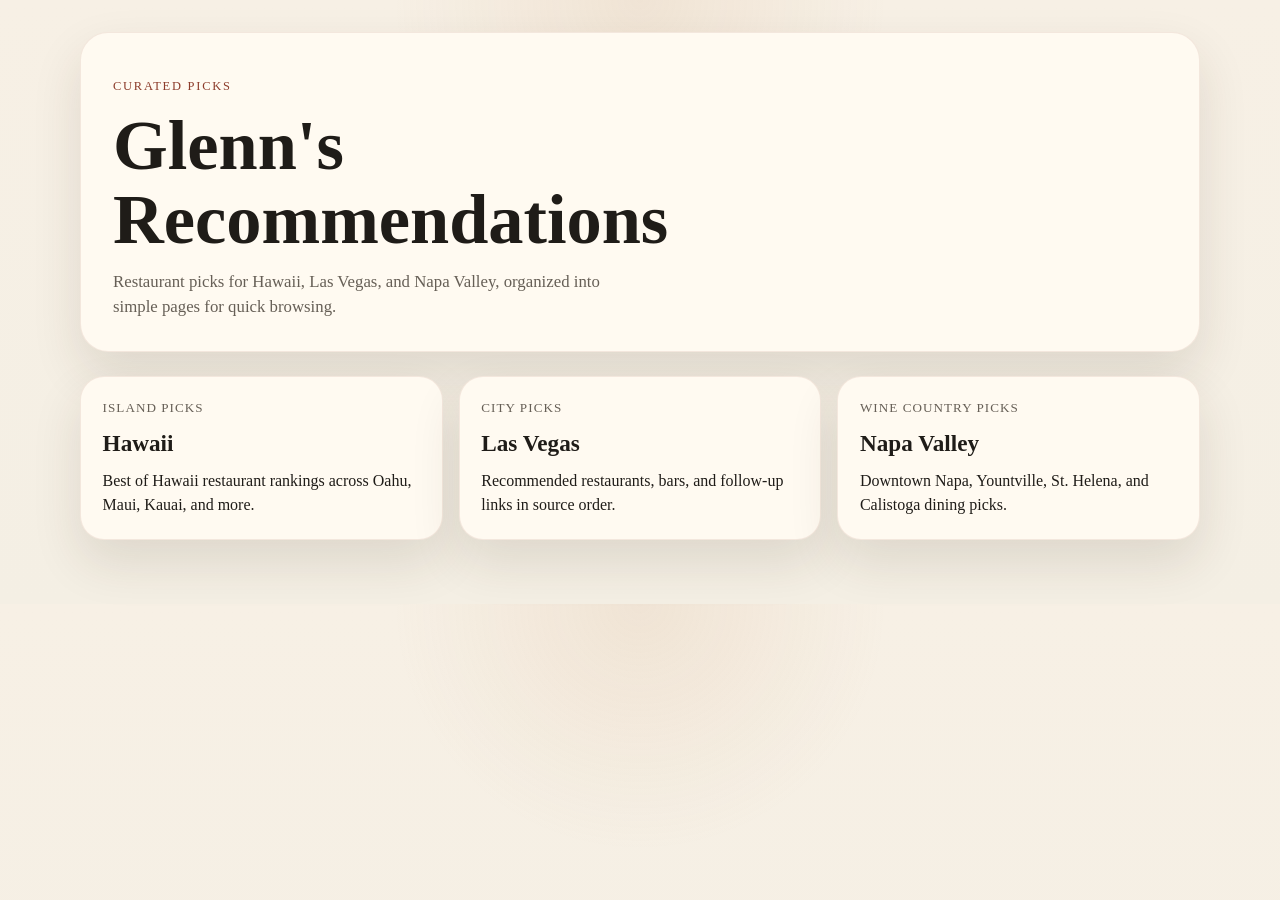
<file: index.html>
<!DOCTYPE html>
<html lang="en">
  <head>
    <meta charset="UTF-8" />
    <meta name="viewport" content="width=device-width, initial-scale=1.0" />
    <title>Glenn's Recommendations</title>
    <link rel="stylesheet" href="styles.css" />
  </head>
  <body>
    <main class="site-shell">
      <header class="hero">
        <p class="eyebrow">Curated Picks</p>
        <h1 class="home-title">
          <span class="home-title-line">Glenn's</span>
          <span class="home-title-line">Recommendations</span>
        </h1>
        <p class="lede">
          Restaurant picks for Hawaii, Las Vegas, and Napa Valley, organized into
          simple pages for quick browsing.
        </p>
      </header>

      <section class="card-grid" aria-label="Available pages">
        <a class="card-link" href="hawaii.html">
          <span class="card-kicker">Island picks</span>
          <strong>Hawaii</strong>
          <span>Best of Hawaii restaurant rankings across Oahu, Maui, Kauai, and more.</span>
        </a>
        <a class="card-link" href="vegas.html">
          <span class="card-kicker">City picks</span>
          <strong>Las Vegas</strong>
          <span>Recommended restaurants, bars, and follow-up links in source order.</span>
        </a>
        <a class="card-link" href="napa.html">
          <span class="card-kicker">Wine country picks</span>
          <strong>Napa Valley</strong>
          <span>Downtown Napa, Yountville, St. Helena, and Calistoga dining picks.</span>
        </a>
      </section>
    </main>
  </body>
</html>
</file>
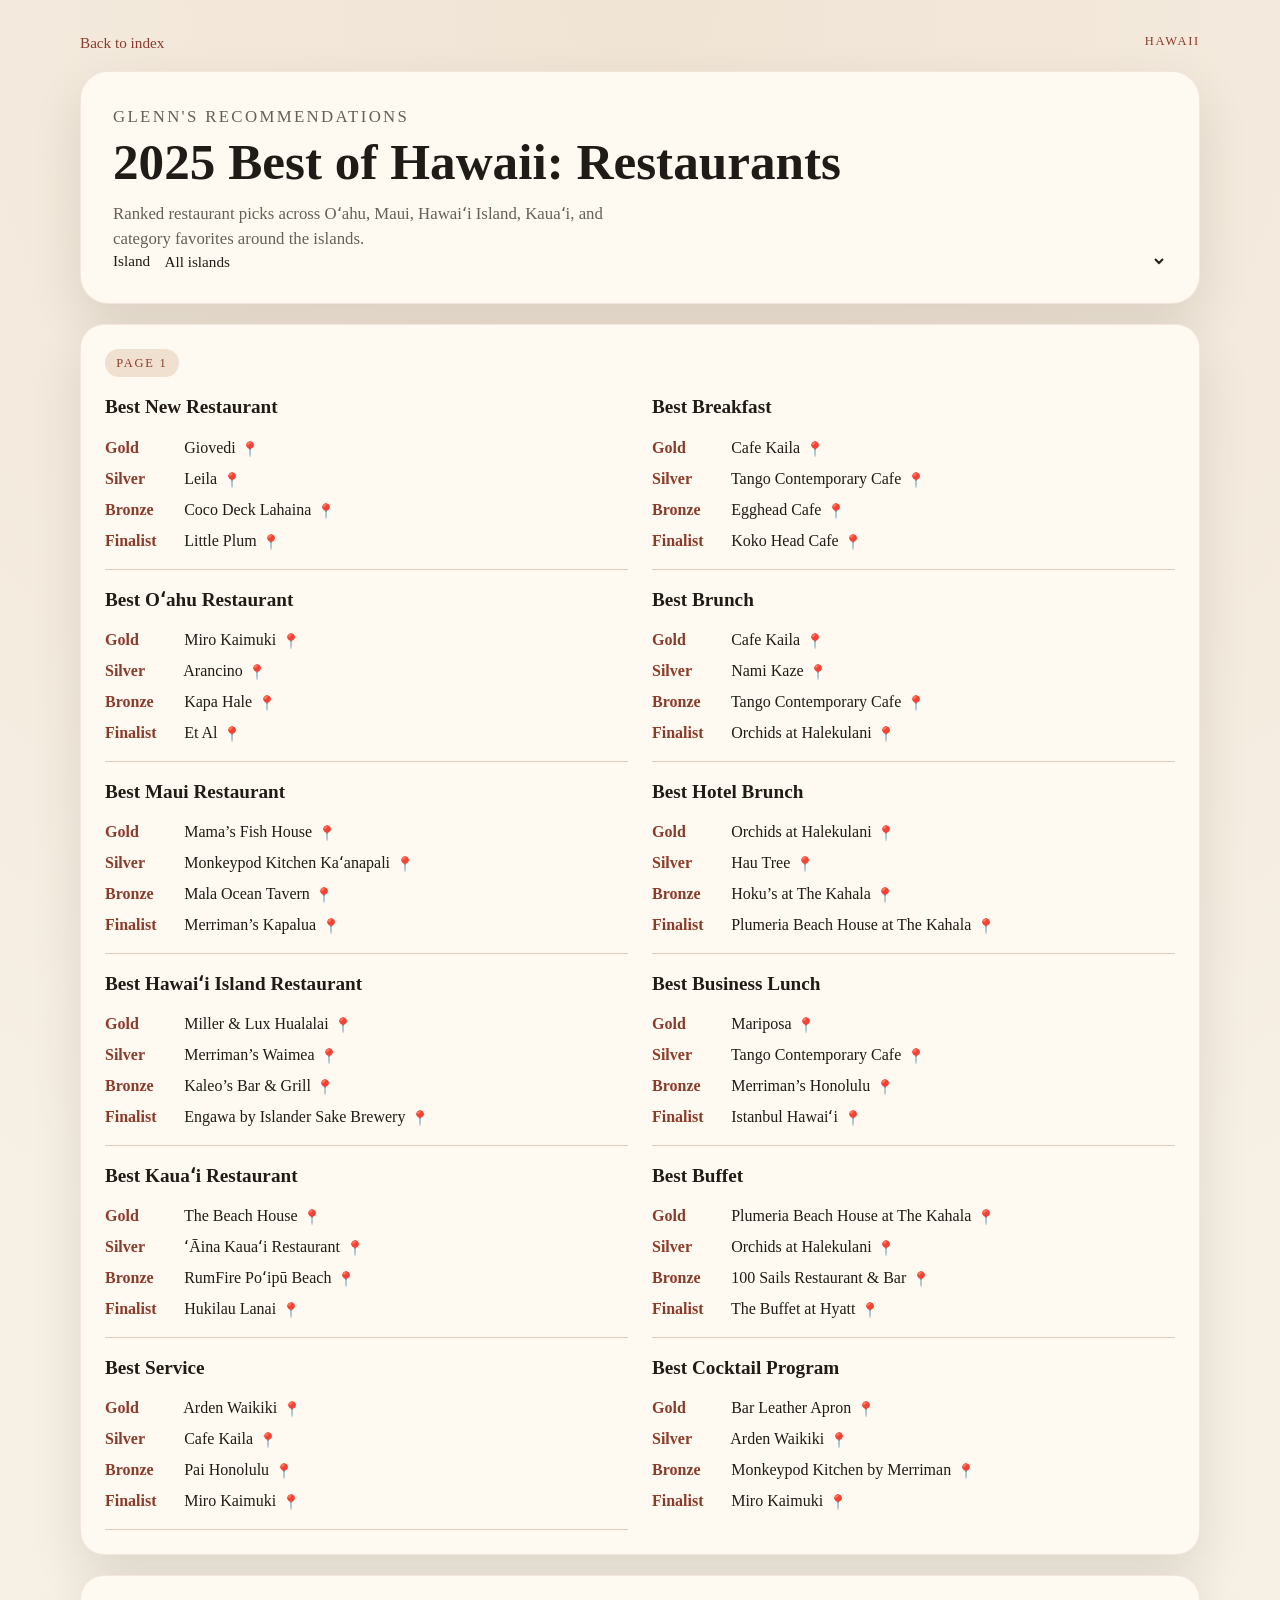
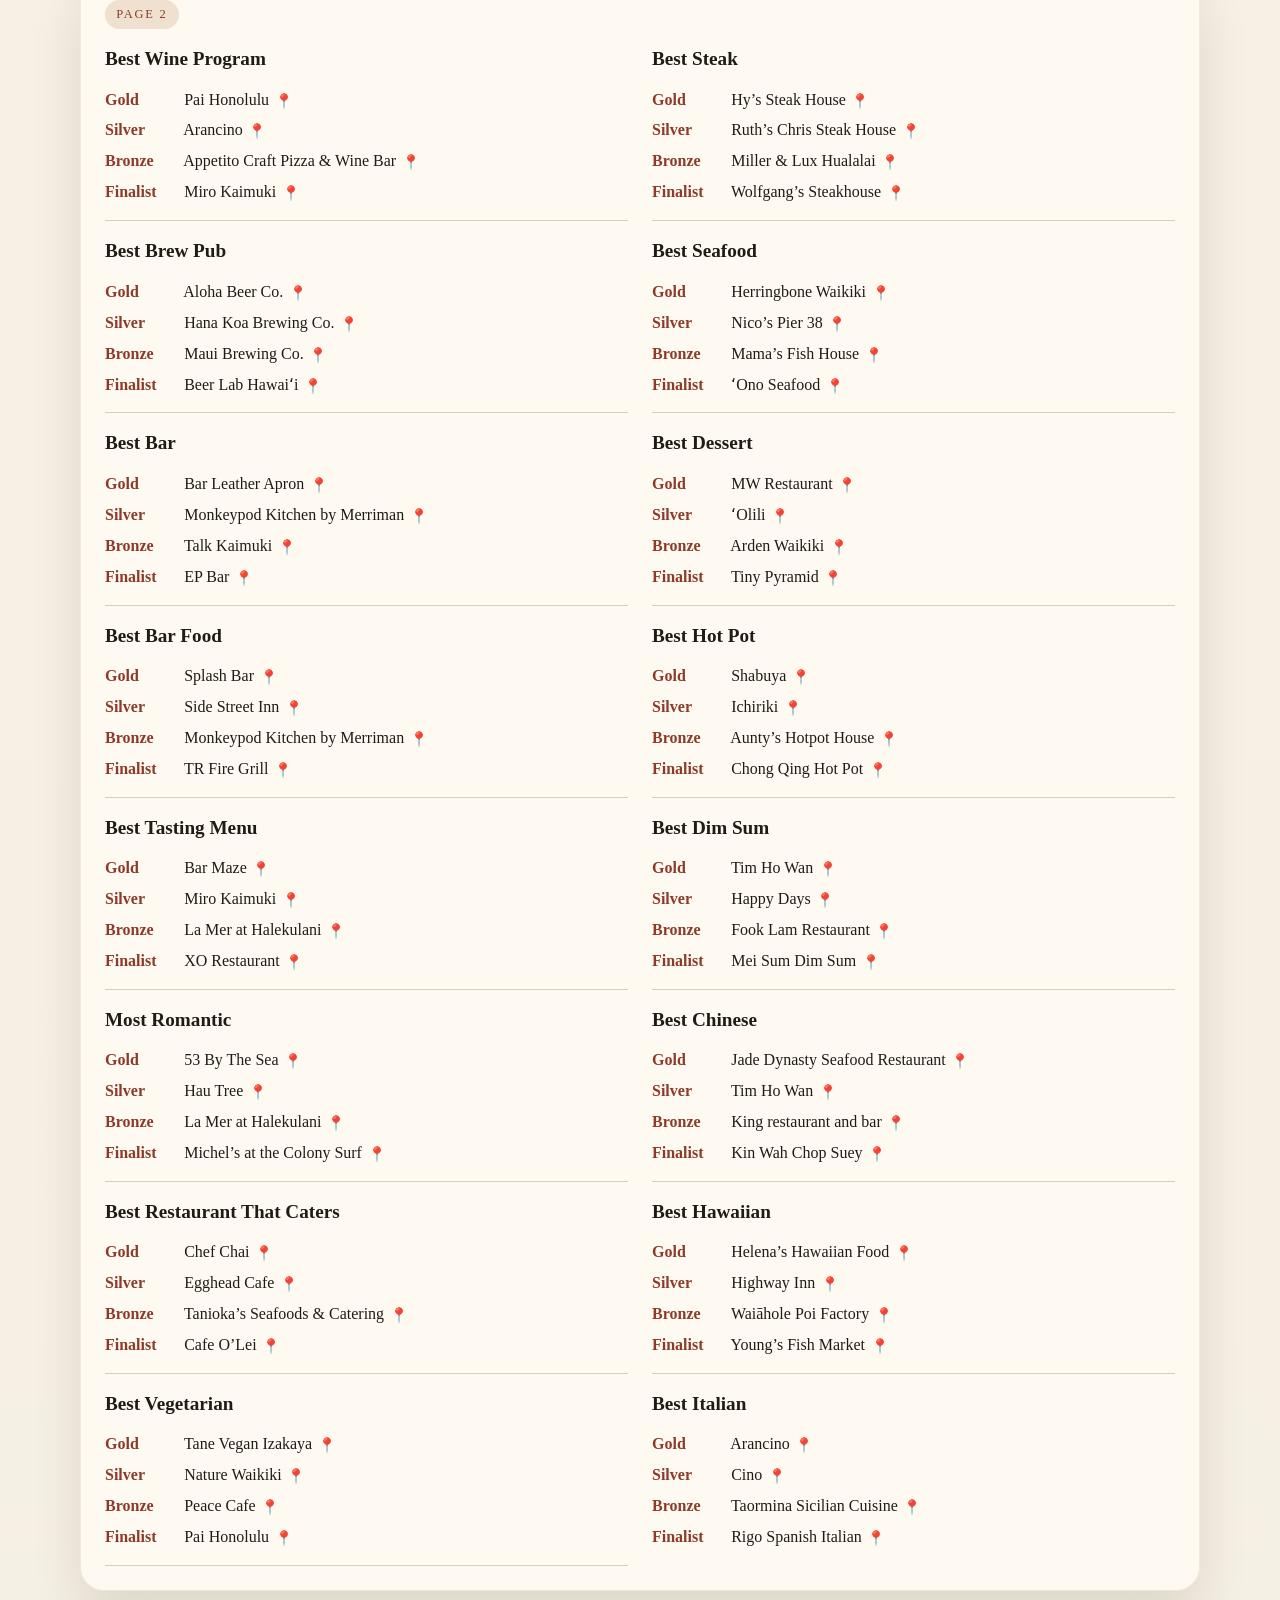
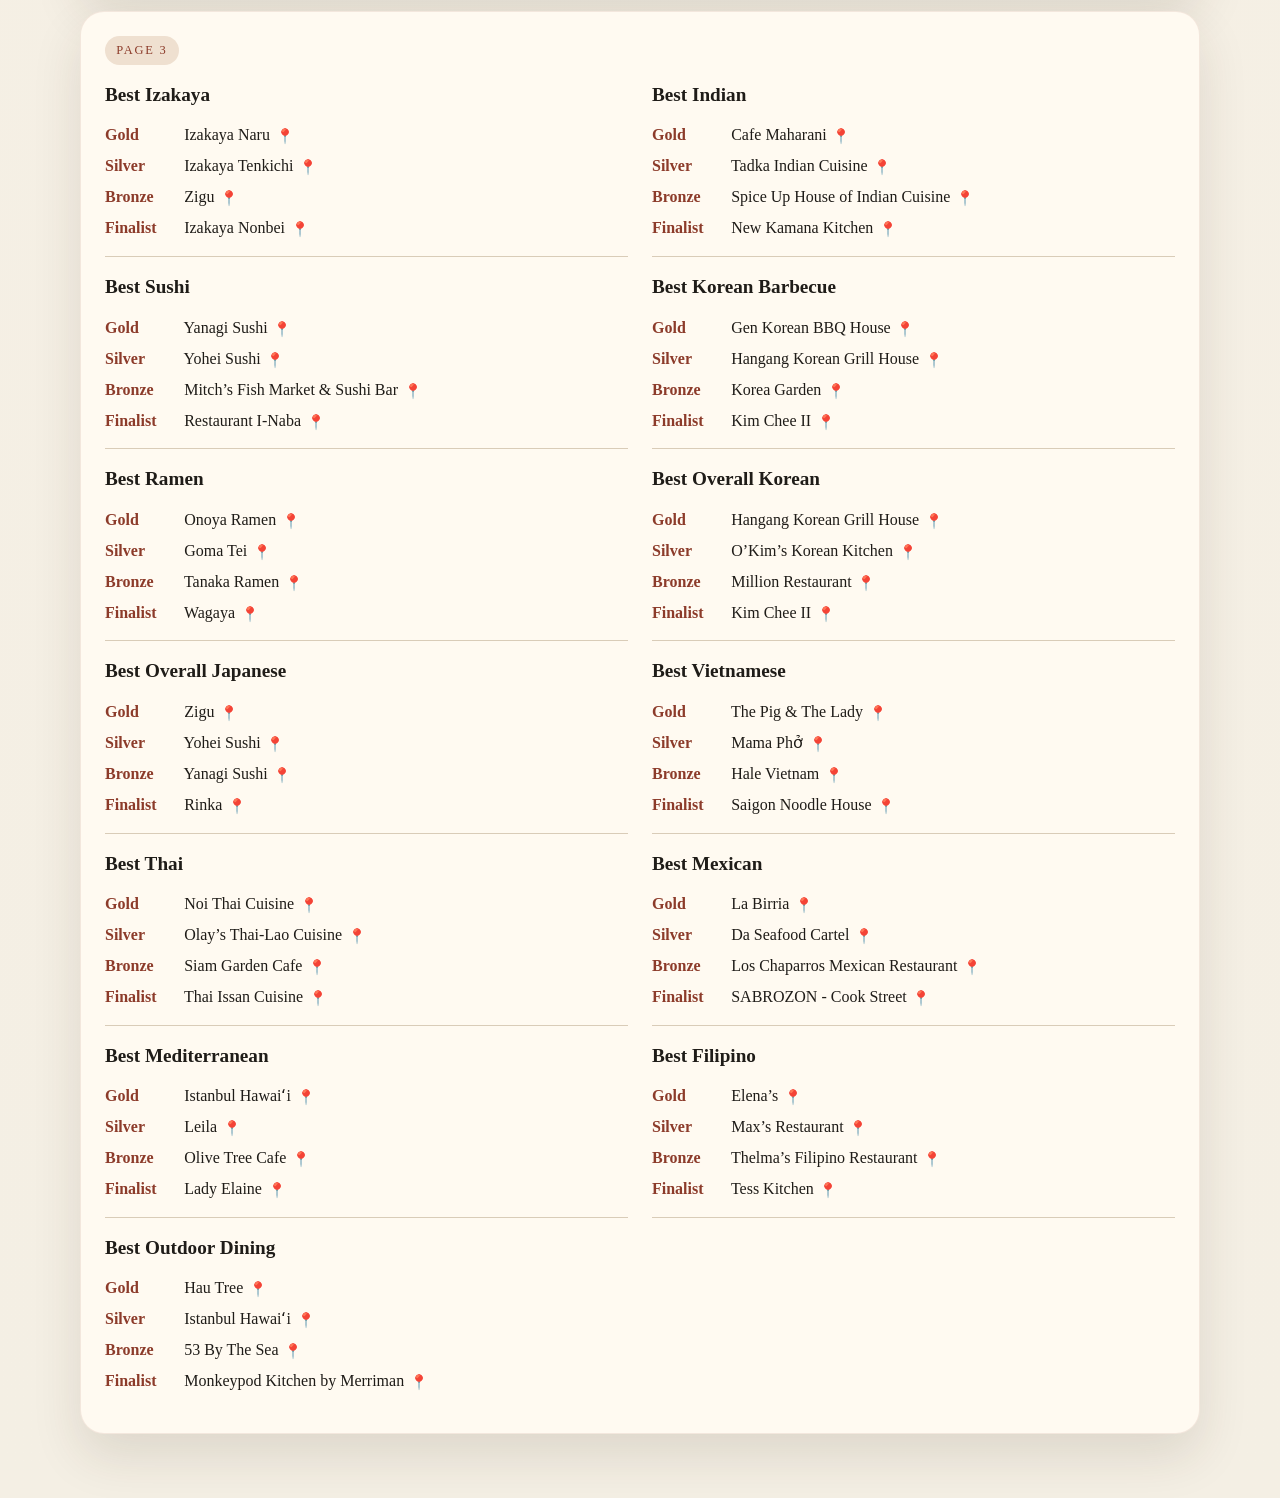
<file: hawaii.html>
<!DOCTYPE html>
<html lang="en">
  <head>
    <meta charset="UTF-8" />
    <meta name="viewport" content="width=device-width, initial-scale=1.0" />
    <title>Hawaii Restaurant Rankings</title>
    <link rel="stylesheet" href="styles.css" />
  </head>
  <body>
    <main class="page-shell">
      <nav class="top-nav" aria-label="Page navigation">
        <a href="index.html">Back to index</a>
        <span class="meta">Hawaii</span>
      </nav>

      <header class="page-header">
        <p class="eyebrow">Glenn's Recommendations</p>
        <h1>2025 Best of Hawaii: Restaurants</h1>
        <p>
          Ranked restaurant picks across Oʻahu, Maui, Hawaiʻi Island, Kauaʻi, and
          category favorites around the islands.
        </p>
        <label class="filter-toggle page-filter island-filter">
          <span>Island</span>
          <select id="hawaii-island-filter" aria-label="Filter Hawaii restaurants by island">
            <option value="all">All islands</option>
            <option value="oahu">Oʻahu</option>
            <option value="maui">Maui</option>
            <option value="hawaii-island">Hawaiʻi Island</option>
            <option value="kauai">Kauaʻi</option>
          </select>
        </label>
      </header>

      <div class="page-content">
        <section class="page-block">
          <div class="page-divider">Page 1</div>
          <div class="category-grid">
            <section class="award-category">
              <h2>Best New Restaurant</h2>
              <ul class="entry-list">
                <li><span class="rank">Gold</span> Giovedi</li>
                <li><span class="rank">Silver</span> Leila</li>
                <li><span class="rank">Bronze</span> Coco Deck Lahaina</li>
                <li><span class="rank">Finalist</span> Little Plum</li>
              </ul>
            </section>
            <section class="award-category">
              <h2>Best Breakfast</h2>
              <ul class="entry-list">
                <li><span class="rank">Gold</span> Cafe Kaila</li>
                <li><span class="rank">Silver</span> Tango Contemporary Cafe</li>
                <li><span class="rank">Bronze</span> Egghead Cafe</li>
                <li><span class="rank">Finalist</span> Koko Head Cafe</li>
              </ul>
            </section>

            <section class="award-category">
              <h2>Best Oʻahu Restaurant</h2>
              <ul class="entry-list">
                <li><span class="rank">Gold</span> Miro Kaimuki</li>
                <li><span class="rank">Silver</span> Arancino</li>
                <li><span class="rank">Bronze</span> Kapa Hale</li>
                <li><span class="rank">Finalist</span> Et Al</li>
              </ul>
            </section>
            <section class="award-category">
              <h2>Best Brunch</h2>
              <ul class="entry-list">
                <li><span class="rank">Gold</span> Cafe Kaila</li>
                <li><span class="rank">Silver</span> Nami Kaze</li>
                <li><span class="rank">Bronze</span> Tango Contemporary Cafe</li>
                <li><span class="rank">Finalist</span> Orchids at Halekulani</li>
              </ul>
            </section>

            <section class="award-category">
              <h2>Best Maui Restaurant</h2>
              <ul class="entry-list">
                <li><span class="rank">Gold</span> Mama&rsquo;s Fish House</li>
                <li><span class="rank">Silver</span> Monkeypod Kitchen Kaʻanapali</li>
                <li><span class="rank">Bronze</span> Mala Ocean Tavern</li>
                <li><span class="rank">Finalist</span> Merriman&rsquo;s Kapalua</li>
              </ul>
            </section>
            <section class="award-category">
              <h2>Best Hotel Brunch</h2>
              <ul class="entry-list">
                <li><span class="rank">Gold</span> Orchids at Halekulani</li>
                <li><span class="rank">Silver</span> Hau Tree</li>
                <li><span class="rank">Bronze</span> Hoku&rsquo;s at The Kahala</li>
                <li><span class="rank">Finalist</span> Plumeria Beach House at The Kahala</li>
              </ul>
            </section>

            <section class="award-category">
              <h2>Best Hawaiʻi Island Restaurant</h2>
              <ul class="entry-list">
                <li><span class="rank">Gold</span> Miller &amp; Lux Hualalai</li>
                <li><span class="rank">Silver</span> Merriman&rsquo;s Waimea</li>
                <li><span class="rank">Bronze</span> Kaleo&rsquo;s Bar &amp; Grill</li>
                <li><span class="rank">Finalist</span> Engawa by Islander Sake Brewery</li>
              </ul>
            </section>
            <section class="award-category">
              <h2>Best Business Lunch</h2>
              <ul class="entry-list">
                <li><span class="rank">Gold</span> Mariposa</li>
                <li><span class="rank">Silver</span> Tango Contemporary Cafe</li>
                <li><span class="rank">Bronze</span> Merriman&rsquo;s Honolulu</li>
                <li><span class="rank">Finalist</span> Istanbul Hawaiʻi</li>
              </ul>
            </section>

            <section class="award-category">
              <h2>Best Kauaʻi Restaurant</h2>
              <ul class="entry-list">
                <li><span class="rank">Gold</span> The Beach House</li>
                <li><span class="rank">Silver</span> ʻĀina Kauaʻi Restaurant</li>
                <li><span class="rank">Bronze</span> RumFire Poʻipū Beach</li>
                <li><span class="rank">Finalist</span> Hukilau Lanai</li>
              </ul>
            </section>
            <section class="award-category">
              <h2>Best Buffet</h2>
              <ul class="entry-list">
                <li><span class="rank">Gold</span> Plumeria Beach House at The Kahala</li>
                <li><span class="rank">Silver</span> Orchids at Halekulani</li>
                <li><span class="rank">Bronze</span> 100 Sails Restaurant &amp; Bar</li>
                <li><span class="rank">Finalist</span> The Buffet at Hyatt</li>
              </ul>
            </section>

            <section class="award-category">
              <h2>Best Service</h2>
              <ul class="entry-list">
                <li><span class="rank">Gold</span> Arden Waikiki</li>
                <li><span class="rank">Silver</span> Cafe Kaila</li>
                <li><span class="rank">Bronze</span> Pai Honolulu</li>
                <li><span class="rank">Finalist</span> Miro Kaimuki</li>
              </ul>
            </section>
            <section class="award-category">
              <h2>Best Cocktail Program</h2>
              <ul class="entry-list">
                <li><span class="rank">Gold</span> Bar Leather Apron</li>
                <li><span class="rank">Silver</span> Arden Waikiki</li>
                <li><span class="rank">Bronze</span> Monkeypod Kitchen by Merriman</li>
                <li><span class="rank">Finalist</span> Miro Kaimuki</li>
              </ul>
            </section>
          </div>
        </section>

        <section class="page-block">
          <div class="page-divider">Page 2</div>
          <div class="category-grid">
            <section class="award-category">
              <h2>Best Wine Program</h2>
              <ul class="entry-list">
                <li><span class="rank">Gold</span> Pai Honolulu</li>
                <li><span class="rank">Silver</span> Arancino</li>
                <li><span class="rank">Bronze</span> Appetito Craft Pizza &amp; Wine Bar</li>
                <li><span class="rank">Finalist</span> Miro Kaimuki</li>
              </ul>
            </section>
            <section class="award-category">
              <h2>Best Steak</h2>
              <ul class="entry-list">
                <li><span class="rank">Gold</span> Hy&rsquo;s Steak House</li>
                <li><span class="rank">Silver</span> Ruth&rsquo;s Chris Steak House</li>
                <li><span class="rank">Bronze</span> Miller &amp; Lux Hualalai</li>
                <li><span class="rank">Finalist</span> Wolfgang&rsquo;s Steakhouse</li>
              </ul>
            </section>

            <section class="award-category">
              <h2>Best Brew Pub</h2>
              <ul class="entry-list">
                <li><span class="rank">Gold</span> Aloha Beer Co.</li>
                <li><span class="rank">Silver</span> Hana Koa Brewing Co.</li>
                <li><span class="rank">Bronze</span> Maui Brewing Co.</li>
                <li><span class="rank">Finalist</span> Beer Lab Hawaiʻi</li>
              </ul>
            </section>
            <section class="award-category">
              <h2>Best Seafood</h2>
              <ul class="entry-list">
                <li><span class="rank">Gold</span> Herringbone Waikiki</li>
                <li><span class="rank">Silver</span> Nico&rsquo;s Pier 38</li>
                <li><span class="rank">Bronze</span> Mama&rsquo;s Fish House</li>
                <li><span class="rank">Finalist</span> ʻOno Seafood</li>
              </ul>
            </section>

            <section class="award-category">
              <h2>Best Bar</h2>
              <ul class="entry-list">
                <li><span class="rank">Gold</span> Bar Leather Apron</li>
                <li><span class="rank">Silver</span> Monkeypod Kitchen by Merriman</li>
                <li><span class="rank">Bronze</span> Talk Kaimuki</li>
                <li><span class="rank">Finalist</span> EP Bar</li>
              </ul>
            </section>
            <section class="award-category">
              <h2>Best Dessert</h2>
              <ul class="entry-list">
                <li><span class="rank">Gold</span> MW Restaurant</li>
                <li><span class="rank">Silver</span> ʻOlili</li>
                <li><span class="rank">Bronze</span> Arden Waikiki</li>
                <li><span class="rank">Finalist</span> Tiny Pyramid</li>
              </ul>
            </section>

            <section class="award-category">
              <h2>Best Bar Food</h2>
              <ul class="entry-list">
                <li><span class="rank">Gold</span> Splash Bar</li>
                <li><span class="rank">Silver</span> Side Street Inn</li>
                <li><span class="rank">Bronze</span> Monkeypod Kitchen by Merriman</li>
                <li><span class="rank">Finalist</span> TR Fire Grill</li>
              </ul>
            </section>
            <section class="award-category">
              <h2>Best Hot Pot</h2>
              <ul class="entry-list">
                <li><span class="rank">Gold</span> Shabuya</li>
                <li><span class="rank">Silver</span> Ichiriki</li>
                <li><span class="rank">Bronze</span> Aunty&rsquo;s Hotpot House</li>
                <li><span class="rank">Finalist</span> Chong Qing Hot Pot</li>
              </ul>
            </section>

            <section class="award-category">
              <h2>Best Tasting Menu</h2>
              <ul class="entry-list">
                <li><span class="rank">Gold</span> Bar Maze</li>
                <li><span class="rank">Silver</span> Miro Kaimuki</li>
                <li><span class="rank">Bronze</span> La Mer at Halekulani</li>
                <li><span class="rank">Finalist</span> XO Restaurant</li>
              </ul>
            </section>
            <section class="award-category">
              <h2>Best Dim Sum</h2>
              <ul class="entry-list">
                <li><span class="rank">Gold</span> Tim Ho Wan</li>
                <li><span class="rank">Silver</span> Happy Days</li>
                <li><span class="rank">Bronze</span> Fook Lam Restaurant</li>
                <li><span class="rank">Finalist</span> Mei Sum Dim Sum</li>
              </ul>
            </section>

            <section class="award-category">
              <h2>Most Romantic</h2>
              <ul class="entry-list">
                <li><span class="rank">Gold</span> 53 By The Sea</li>
                <li><span class="rank">Silver</span> Hau Tree</li>
                <li><span class="rank">Bronze</span> La Mer at Halekulani</li>
                <li><span class="rank">Finalist</span> Michel&rsquo;s at the Colony Surf</li>
              </ul>
            </section>
            <section class="award-category">
              <h2>Best Chinese</h2>
              <ul class="entry-list">
                <li><span class="rank">Gold</span> Jade Dynasty Seafood Restaurant</li>
                <li><span class="rank">Silver</span> Tim Ho Wan</li>
                <li><span class="rank">Bronze</span> King restaurant and bar</li>
                <li><span class="rank">Finalist</span> Kin Wah Chop Suey</li>
              </ul>
            </section>

            <section class="award-category">
              <h2>Best Restaurant That Caters</h2>
              <ul class="entry-list">
                <li><span class="rank">Gold</span> Chef Chai</li>
                <li><span class="rank">Silver</span> Egghead Cafe</li>
                <li><span class="rank">Bronze</span> Tanioka&rsquo;s Seafoods &amp; Catering</li>
                <li><span class="rank">Finalist</span> Cafe O&rsquo;Lei</li>
              </ul>
            </section>
            <section class="award-category">
              <h2>Best Hawaiian</h2>
              <ul class="entry-list">
                <li><span class="rank">Gold</span> Helena&rsquo;s Hawaiian Food</li>
                <li><span class="rank">Silver</span> Highway Inn</li>
                <li><span class="rank">Bronze</span> Waiāhole Poi Factory</li>
                <li><span class="rank">Finalist</span> Young&rsquo;s Fish Market</li>
              </ul>
            </section>

            <section class="award-category">
              <h2>Best Vegetarian</h2>
              <ul class="entry-list">
                <li><span class="rank">Gold</span> Tane Vegan Izakaya</li>
                <li><span class="rank">Silver</span> Nature Waikiki</li>
                <li><span class="rank">Bronze</span> Peace Cafe</li>
                <li><span class="rank">Finalist</span> Pai Honolulu</li>
              </ul>
            </section>
            <section class="award-category">
              <h2>Best Italian</h2>
              <ul class="entry-list">
                <li><span class="rank">Gold</span> Arancino</li>
                <li><span class="rank">Silver</span> Cino</li>
                <li><span class="rank">Bronze</span> Taormina Sicilian Cuisine</li>
                <li><span class="rank">Finalist</span> Rigo Spanish Italian</li>
              </ul>
            </section>
          </div>
        </section>

        <section class="page-block">
          <div class="page-divider">Page 3</div>
          <div class="category-grid">
            <section class="award-category">
              <h2>Best Izakaya</h2>
              <ul class="entry-list">
                <li><span class="rank">Gold</span> Izakaya Naru</li>
                <li><span class="rank">Silver</span> Izakaya Tenkichi</li>
                <li><span class="rank">Bronze</span> Zigu</li>
                <li><span class="rank">Finalist</span> Izakaya Nonbei</li>
              </ul>
            </section>
            <section class="award-category">
              <h2>Best Indian</h2>
              <ul class="entry-list">
                <li><span class="rank">Gold</span> Cafe Maharani</li>
                <li><span class="rank">Silver</span> Tadka Indian Cuisine</li>
                <li><span class="rank">Bronze</span> Spice Up House of Indian Cuisine</li>
                <li><span class="rank">Finalist</span> New Kamana Kitchen</li>
              </ul>
            </section>

            <section class="award-category">
              <h2>Best Sushi</h2>
              <ul class="entry-list">
                <li><span class="rank">Gold</span> Yanagi Sushi</li>
                <li><span class="rank">Silver</span> Yohei Sushi</li>
                <li><span class="rank">Bronze</span> Mitch&rsquo;s Fish Market &amp; Sushi Bar</li>
                <li><span class="rank">Finalist</span> Restaurant I-Naba</li>
              </ul>
            </section>
            <section class="award-category">
              <h2>Best Korean Barbecue</h2>
              <ul class="entry-list">
                <li><span class="rank">Gold</span> Gen Korean BBQ House</li>
                <li><span class="rank">Silver</span> Hangang Korean Grill House</li>
                <li><span class="rank">Bronze</span> Korea Garden</li>
                <li><span class="rank">Finalist</span> Kim Chee II</li>
              </ul>
            </section>

            <section class="award-category">
              <h2>Best Ramen</h2>
              <ul class="entry-list">
                <li><span class="rank">Gold</span> Onoya Ramen</li>
                <li><span class="rank">Silver</span> Goma Tei</li>
                <li><span class="rank">Bronze</span> Tanaka Ramen</li>
                <li><span class="rank">Finalist</span> Wagaya</li>
              </ul>
            </section>
            <section class="award-category">
              <h2>Best Overall Korean</h2>
              <ul class="entry-list">
                <li><span class="rank">Gold</span> Hangang Korean Grill House</li>
                <li><span class="rank">Silver</span> O&rsquo;Kim&rsquo;s Korean Kitchen</li>
                <li><span class="rank">Bronze</span> Million Restaurant</li>
                <li><span class="rank">Finalist</span> Kim Chee II</li>
              </ul>
            </section>

            <section class="award-category">
              <h2>Best Overall Japanese</h2>
              <ul class="entry-list">
                <li><span class="rank">Gold</span> Zigu</li>
                <li><span class="rank">Silver</span> Yohei Sushi</li>
                <li><span class="rank">Bronze</span> Yanagi Sushi</li>
                <li><span class="rank">Finalist</span> Rinka</li>
              </ul>
            </section>
            <section class="award-category">
              <h2>Best Vietnamese</h2>
              <ul class="entry-list">
                <li><span class="rank">Gold</span> The Pig &amp; The Lady</li>
                <li><span class="rank">Silver</span> Mama Phở</li>
                <li><span class="rank">Bronze</span> Hale Vietnam</li>
                <li><span class="rank">Finalist</span> Saigon Noodle House</li>
              </ul>
            </section>

            <section class="award-category">
              <h2>Best Thai</h2>
              <ul class="entry-list">
                <li><span class="rank">Gold</span> Noi Thai Cuisine</li>
                <li><span class="rank">Silver</span> Olay&rsquo;s Thai-Lao Cuisine</li>
                <li><span class="rank">Bronze</span> Siam Garden Cafe</li>
                <li><span class="rank">Finalist</span> Thai Issan Cuisine</li>
              </ul>
            </section>
            <section class="award-category">
              <h2>Best Mexican</h2>
              <ul class="entry-list">
                <li><span class="rank">Gold</span> La Birria</li>
                <li><span class="rank">Silver</span> Da Seafood Cartel</li>
                <li><span class="rank">Bronze</span> Los Chaparros Mexican Restaurant</li>
                <li><span class="rank">Finalist</span> SABROZON - Cook Street</li>
              </ul>
            </section>

            <section class="award-category">
              <h2>Best Mediterranean</h2>
              <ul class="entry-list">
                <li><span class="rank">Gold</span> Istanbul Hawaiʻi</li>
                <li><span class="rank">Silver</span> Leila</li>
                <li><span class="rank">Bronze</span> Olive Tree Cafe</li>
                <li><span class="rank">Finalist</span> Lady Elaine</li>
              </ul>
            </section>
            <section class="award-category">
              <h2>Best Filipino</h2>
              <ul class="entry-list">
                <li><span class="rank">Gold</span> Elena&rsquo;s</li>
                <li><span class="rank">Silver</span> Max&rsquo;s Restaurant</li>
                <li><span class="rank">Bronze</span> Thelma&rsquo;s Filipino Restaurant</li>
                <li><span class="rank">Finalist</span> Tess Kitchen</li>
              </ul>
            </section>

            <section class="award-category">
              <h2>Best Outdoor Dining</h2>
              <ul class="entry-list">
                <li><span class="rank">Gold</span> Hau Tree</li>
                <li><span class="rank">Silver</span> Istanbul Hawaiʻi</li>
                <li><span class="rank">Bronze</span> 53 By The Sea</li>
                <li><span class="rank">Finalist</span> Monkeypod Kitchen by Merriman</li>
              </ul>
            </section>
          </div>
        </section>
      </div>
    </main>
    <script>
      const islandMap = {
        "Arancino": ["oahu", "hawaii-island"],
        "Coco Deck Lahaina": ["maui"],
        "Mama’s Fish House": ["maui"],
        "Monkeypod Kitchen Kaʻanapali": ["maui"],
        "Mala Ocean Tavern": ["maui"],
        "Merriman’s Kapalua": ["maui"],
        "Monkeypod Kitchen by Merriman": ["oahu", "maui", "hawaii-island"],
        "Cafe O’Lei": ["maui"],
        "Maui Brewing Co.": ["oahu", "maui", "hawaii-island"],
        "The Beach House": ["kauai"],
        "ʻĀina Kauaʻi Restaurant": ["kauai"],
        "RumFire Poʻipū Beach": ["kauai"],
        "Hukilau Lanai": ["kauai"],
        "Miller & Lux Hualalai": ["hawaii-island"],
        "Merriman’s Waimea": ["hawaii-island"],
        "Kaleo’s Bar & Grill": ["hawaii-island"],
        "Engawa by Islander Sake Brewery": ["hawaii-island"],
        "Beer Lab Hawaiʻi": ["oahu", "hawaii-island"],
        "Merriman’s Honolulu": ["oahu"],
        "Highway Inn": ["oahu", "hawaii-island"]
      };

      const hawaiiEntries = Array.from(document.querySelectorAll(".entry-list li"));
      const islandFilter = document.getElementById("hawaii-island-filter");
      const hawaiiCategories = Array.from(document.querySelectorAll(".award-category"));
      const hawaiiPages = Array.from(document.querySelectorAll(".page-block"));

      for (const entry of hawaiiEntries) {
        const rank = entry.querySelector(".rank");
        if (!rank || rank.nextElementSibling?.classList.contains("map-link")) {
          continue;
        }

        const nameNode = Array.from(entry.childNodes).find(
          (node) => node.nodeType === Node.TEXT_NODE && node.textContent.trim()
        );

        if (!nameNode) {
          continue;
        }

        const restaurantName = nameNode.textContent.trim();
        const islands = islandMap[restaurantName] ?? ["oahu"];
        entry.dataset.islands = islands.join(",");
        const query = encodeURIComponent(`${restaurantName} Hawaii`);
        const mapLink = document.createElement("a");
        mapLink.className = "map-link";
        mapLink.href = `https://www.google.com/maps/search/?api=1&query=${query}`;
        mapLink.target = "_blank";
        mapLink.rel = "noopener noreferrer";
        mapLink.setAttribute("aria-label", `Open ${restaurantName} in Google Maps`);
        mapLink.textContent = "📍";
        nameNode.after(mapLink);
      }

      function applyIslandFilter() {
        const selectedIsland = islandFilter?.value ?? "all";

        for (const entry of hawaiiEntries) {
          const islands = (entry.dataset.islands || "").split(",").filter(Boolean);
          entry.hidden = selectedIsland !== "all" && !islands.includes(selectedIsland);
        }

        for (const category of hawaiiCategories) {
          const hasVisibleEntries = Array.from(category.querySelectorAll("li")).some(
            (entry) => !entry.hidden
          );
          category.hidden = !hasVisibleEntries;
        }

        for (const page of hawaiiPages) {
          const hasVisibleCategories = Array.from(page.querySelectorAll(".award-category")).some(
            (category) => !category.hidden
          );
          page.hidden = !hasVisibleCategories;
        }
      }

      islandFilter?.addEventListener("change", applyIslandFilter);
      applyIslandFilter();
    </script>
  </body>
</html>
</file>
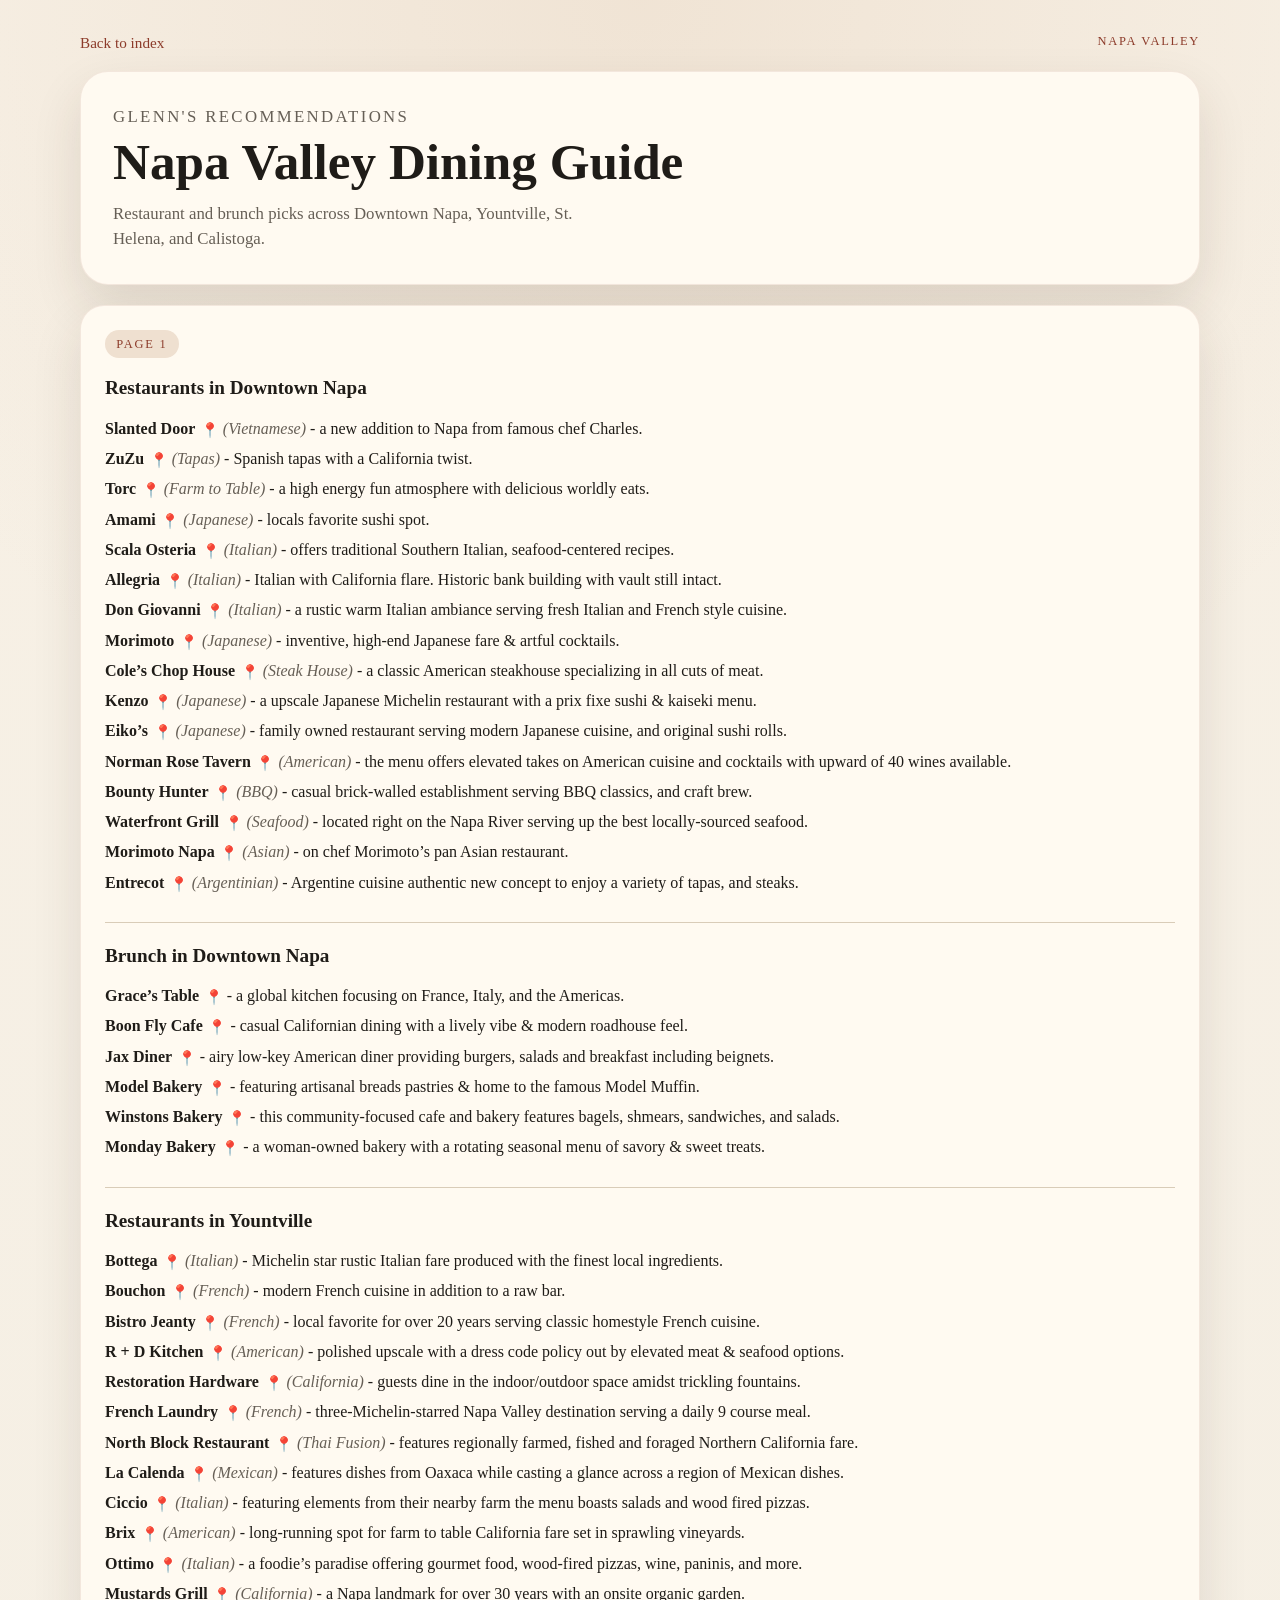
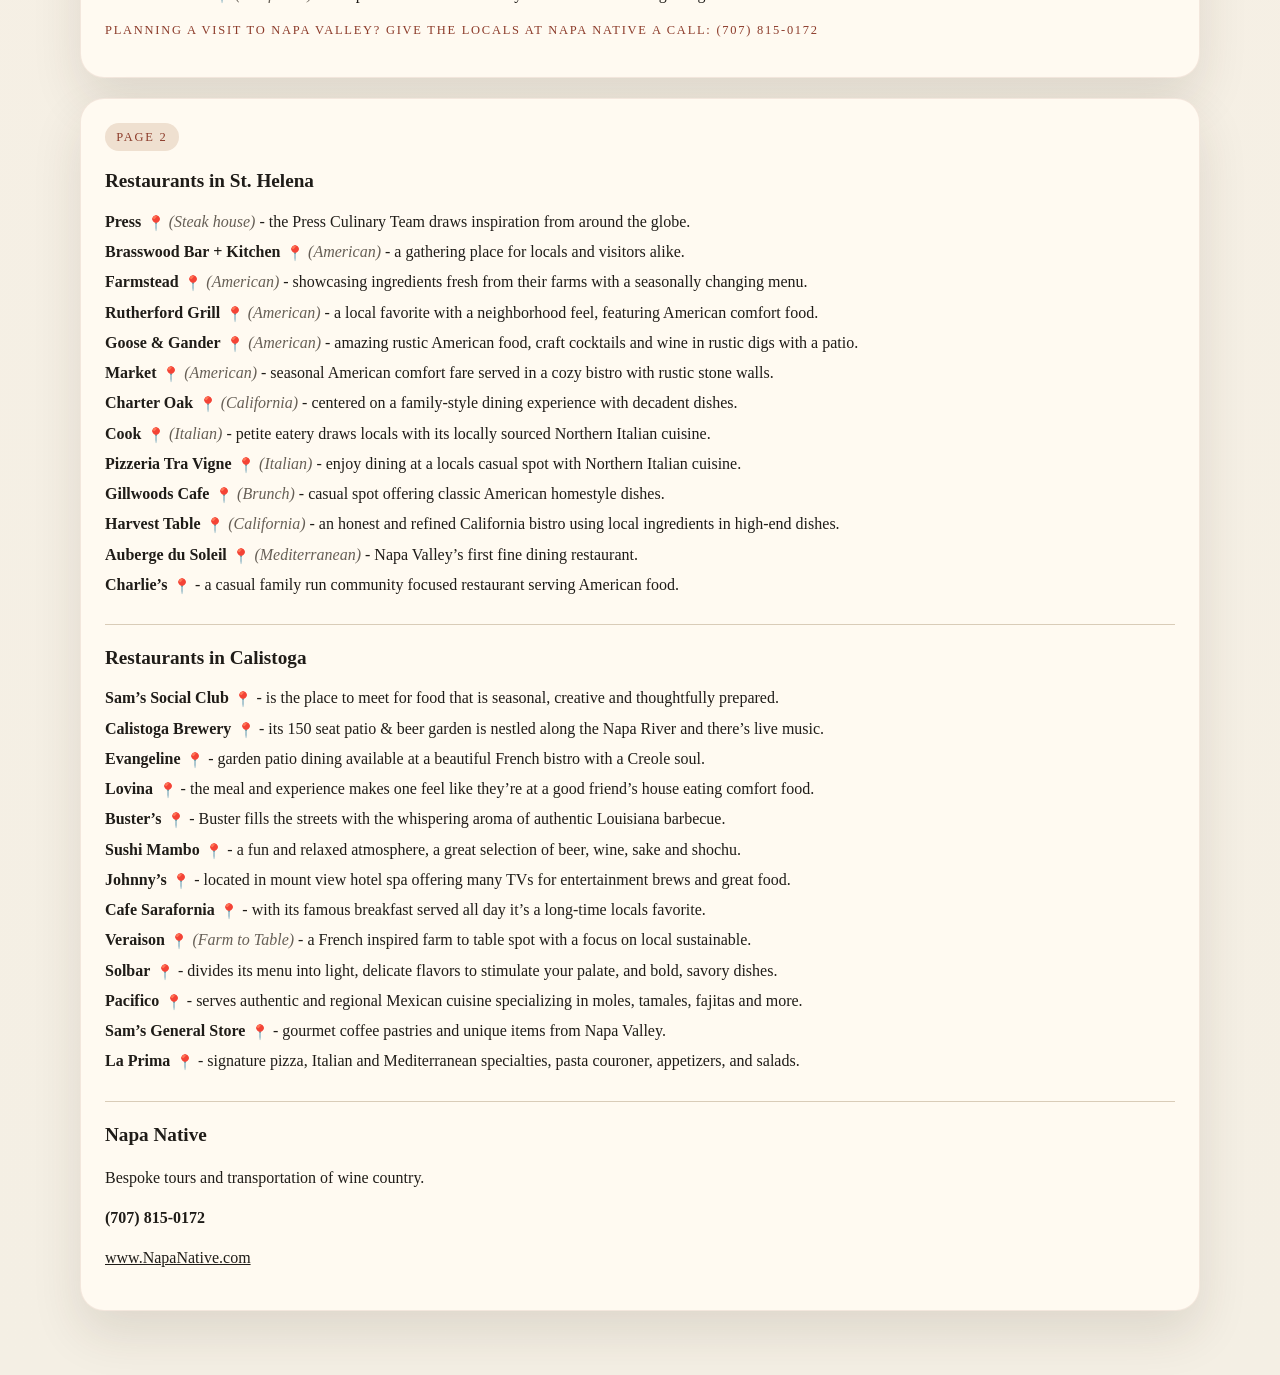
<file: napa.html>
<!DOCTYPE html>
<html lang="en">
  <head>
    <meta charset="UTF-8" />
    <meta name="viewport" content="width=device-width, initial-scale=1.0" />
    <title>Napa Valley Restaurant Guide</title>
    <link rel="stylesheet" href="styles.css" />
  </head>
  <body>
    <main class="page-shell">
      <nav class="top-nav" aria-label="Page navigation">
        <a href="index.html">Back to index</a>
        <span class="meta">Napa Valley</span>
      </nav>

      <header class="page-header">
        <p class="eyebrow">Glenn's Recommendations</p>
        <h1>Napa Valley Dining Guide</h1>
        <p>
          Restaurant and brunch picks across Downtown Napa, Yountville,
          St. Helena, and Calistoga.
        </p>
      </header>

      <div class="page-content">
        <section class="page-block">
          <div class="page-divider">Page 1</div>

          <section class="section-block">
            <h2>Restaurants in Downtown Napa</h2>
            <ul class="plain-list tight-list">
              <li><span class="place-name">Slanted Door</span> <span class="place-type">(Vietnamese)</span> - a new addition to Napa from famous chef Charles.</li>
              <li><span class="place-name">ZuZu</span> <span class="place-type">(Tapas)</span> - Spanish tapas with a California twist.</li>
              <li><span class="place-name">Torc</span> <span class="place-type">(Farm to Table)</span> - a high energy fun atmosphere with delicious worldly eats.</li>
              <li><span class="place-name">Amami</span> <span class="place-type">(Japanese)</span> - locals favorite sushi spot.</li>
              <li><span class="place-name">Scala Osteria</span> <span class="place-type">(Italian)</span> - offers traditional Southern Italian, seafood-centered recipes.</li>
              <li><span class="place-name">Allegria</span> <span class="place-type">(Italian)</span> - Italian with California flare. Historic bank building with vault still intact.</li>
              <li><span class="place-name">Don Giovanni</span> <span class="place-type">(Italian)</span> - a rustic warm Italian ambiance serving fresh Italian and French style cuisine.</li>
              <li><span class="place-name">Morimoto</span> <span class="place-type">(Japanese)</span> - inventive, high-end Japanese fare &amp; artful cocktails.</li>
              <li><span class="place-name">Cole&rsquo;s Chop House</span> <span class="place-type">(Steak House)</span> - a classic American steakhouse specializing in all cuts of meat.</li>
              <li><span class="place-name">Kenzo</span> <span class="place-type">(Japanese)</span> - a upscale Japanese Michelin restaurant with a prix fixe sushi &amp; kaiseki menu.</li>
              <li><span class="place-name">Eiko&rsquo;s</span> <span class="place-type">(Japanese)</span> - family owned restaurant serving modern Japanese cuisine, and original sushi rolls.</li>
              <li><span class="place-name">Norman Rose Tavern</span> <span class="place-type">(American)</span> - the menu offers elevated takes on American cuisine and cocktails with upward of 40 wines available.</li>
              <li><span class="place-name">Bounty Hunter</span> <span class="place-type">(BBQ)</span> - casual brick-walled establishment serving BBQ classics, and craft brew.</li>
              <li><span class="place-name">Waterfront Grill</span> <span class="place-type">(Seafood)</span> - located right on the Napa River serving up the best locally-sourced seafood.</li>
              <li><span class="place-name">Morimoto Napa</span> <span class="place-type">(Asian)</span> - on chef Morimoto&rsquo;s pan Asian restaurant.</li>
              <li><span class="place-name">Entrecot</span> <span class="place-type">(Argentinian)</span> - Argentine cuisine authentic new concept to enjoy a variety of tapas, and steaks.</li>
            </ul>
          </section>

          <section class="section-block">
            <h2>Brunch in Downtown Napa</h2>
            <ul class="plain-list tight-list">
              <li><span class="place-name">Grace&rsquo;s Table</span> - a global kitchen focusing on France, Italy, and the Americas.</li>
              <li><span class="place-name">Boon Fly Cafe</span> - casual Californian dining with a lively vibe &amp; modern roadhouse feel.</li>
              <li><span class="place-name">Jax Diner</span> - airy low-key American diner providing burgers, salads and breakfast including beignets.</li>
              <li><span class="place-name">Model Bakery</span> - featuring artisanal breads pastries &amp; home to the famous Model Muffin.</li>
              <li><span class="place-name">Winstons Bakery</span> - this community-focused cafe and bakery features bagels, shmears, sandwiches, and salads.</li>
              <li><span class="place-name">Monday Bakery</span> - a woman-owned bakery with a rotating seasonal menu of savory &amp; sweet treats.</li>
            </ul>
          </section>

          <section class="section-block">
            <h2>Restaurants in Yountville</h2>
            <ul class="plain-list tight-list">
              <li><span class="place-name">Bottega</span> <span class="place-type">(Italian)</span> - Michelin star rustic Italian fare produced with the finest local ingredients.</li>
              <li><span class="place-name">Bouchon</span> <span class="place-type">(French)</span> - modern French cuisine in addition to a raw bar.</li>
              <li><span class="place-name">Bistro Jeanty</span> <span class="place-type">(French)</span> - local favorite for over 20 years serving classic homestyle French cuisine.</li>
              <li><span class="place-name">R + D Kitchen</span> <span class="place-type">(American)</span> - polished upscale with a dress code policy out by elevated meat &amp; seafood options.</li>
              <li><span class="place-name">Restoration Hardware</span> <span class="place-type">(California)</span> - guests dine in the indoor/outdoor space amidst trickling fountains.</li>
              <li><span class="place-name">French Laundry</span> <span class="place-type">(French)</span> - three-Michelin-starred Napa Valley destination serving a daily 9 course meal.</li>
              <li><span class="place-name">North Block Restaurant</span> <span class="place-type">(Thai Fusion)</span> - features regionally farmed, fished and foraged Northern California fare.</li>
              <li><span class="place-name">La Calenda</span> <span class="place-type">(Mexican)</span> - features dishes from Oaxaca while casting a glance across a region of Mexican dishes.</li>
              <li><span class="place-name">Ciccio</span> <span class="place-type">(Italian)</span> - featuring elements from their nearby farm the menu boasts salads and wood fired pizzas.</li>
              <li><span class="place-name">Brix</span> <span class="place-type">(American)</span> - long-running spot for farm to table California fare set in sprawling vineyards.</li>
              <li><span class="place-name">Ottimo</span> <span class="place-type">(Italian)</span> - a foodie&rsquo;s paradise offering gourmet food, wood-fired pizzas, wine, paninis, and more.</li>
              <li><span class="place-name">Mustards Grill</span> <span class="place-type">(California)</span> - a Napa landmark for over 30 years with an onsite organic garden.</li>
            </ul>
            <p class="meta">Planning a visit to Napa Valley? Give the locals at Napa Native a call: (707) 815-0172</p>
          </section>
        </section>

        <section class="page-block">
          <div class="page-divider">Page 2</div>

          <section class="section-block">
            <h2>Restaurants in St. Helena</h2>
            <ul class="plain-list tight-list">
              <li><span class="place-name">Press</span> <span class="place-type">(Steak house)</span> - the Press Culinary Team draws inspiration from around the globe.</li>
              <li><span class="place-name">Brasswood Bar + Kitchen</span> <span class="place-type">(American)</span> - a gathering place for locals and visitors alike.</li>
              <li><span class="place-name">Farmstead</span> <span class="place-type">(American)</span> - showcasing ingredients fresh from their farms with a seasonally changing menu.</li>
              <li><span class="place-name">Rutherford Grill</span> <span class="place-type">(American)</span> - a local favorite with a neighborhood feel, featuring American comfort food.</li>
              <li><span class="place-name">Goose &amp; Gander</span> <span class="place-type">(American)</span> - amazing rustic American food, craft cocktails and wine in rustic digs with a patio.</li>
              <li><span class="place-name">Market</span> <span class="place-type">(American)</span> - seasonal American comfort fare served in a cozy bistro with rustic stone walls.</li>
              <li><span class="place-name">Charter Oak</span> <span class="place-type">(California)</span> - centered on a family-style dining experience with decadent dishes.</li>
              <li><span class="place-name">Cook</span> <span class="place-type">(Italian)</span> - petite eatery draws locals with its locally sourced Northern Italian cuisine.</li>
              <li><span class="place-name">Pizzeria Tra Vigne</span> <span class="place-type">(Italian)</span> - enjoy dining at a locals casual spot with Northern Italian cuisine.</li>
              <li><span class="place-name">Gillwoods Cafe</span> <span class="place-type">(Brunch)</span> - casual spot offering classic American homestyle dishes.</li>
              <li><span class="place-name">Harvest Table</span> <span class="place-type">(California)</span> - an honest and refined California bistro using local ingredients in high-end dishes.</li>
              <li><span class="place-name">Auberge du Soleil</span> <span class="place-type">(Mediterranean)</span> - Napa Valley&rsquo;s first fine dining restaurant.</li>
              <li><span class="place-name">Charlie&rsquo;s</span> - a casual family run community focused restaurant serving American food.</li>
            </ul>
          </section>

          <section class="section-block">
            <h2>Restaurants in Calistoga</h2>
            <ul class="plain-list tight-list">
              <li><span class="place-name">Sam&rsquo;s Social Club</span> - is the place to meet for food that is seasonal, creative and thoughtfully prepared.</li>
              <li><span class="place-name">Calistoga Brewery</span> - its 150 seat patio &amp; beer garden is nestled along the Napa River and there&rsquo;s live music.</li>
              <li><span class="place-name">Evangeline</span> - garden patio dining available at a beautiful French bistro with a Creole soul.</li>
              <li><span class="place-name">Lovina</span> - the meal and experience makes one feel like they&rsquo;re at a good friend&rsquo;s house eating comfort food.</li>
              <li><span class="place-name">Buster&rsquo;s</span> - Buster fills the streets with the whispering aroma of authentic Louisiana barbecue.</li>
              <li><span class="place-name">Sushi Mambo</span> - a fun and relaxed atmosphere, a great selection of beer, wine, sake and shochu.</li>
              <li><span class="place-name">Johnny&rsquo;s</span> - located in mount view hotel spa offering many TVs for entertainment brews and great food.</li>
              <li><span class="place-name">Cafe Sarafornia</span> - with its famous breakfast served all day it&rsquo;s a long-time locals favorite.</li>
              <li><span class="place-name">Veraison</span> <span class="place-type">(Farm to Table)</span> - a French inspired farm to table spot with a focus on local sustainable.</li>
              <li><span class="place-name">Solbar</span> - divides its menu into light, delicate flavors to stimulate your palate, and bold, savory dishes.</li>
              <li><span class="place-name">Pacifico</span> - serves authentic and regional Mexican cuisine specializing in moles, tamales, fajitas and more.</li>
              <li><span class="place-name">Sam&rsquo;s General Store</span> - gourmet coffee pastries and unique items from Napa Valley.</li>
              <li><span class="place-name">La Prima</span> - signature pizza, Italian and Mediterranean specialties, pasta couroner, appetizers, and salads.</li>
            </ul>
          </section>

          <section class="section-block">
            <h2>Napa Native</h2>
            <p>Bespoke tours and transportation of wine country.</p>
            <p><strong>(707) 815-0172</strong></p>
            <p><a href="https://www.napanative.com/" target="_blank" rel="noopener noreferrer">www.NapaNative.com</a></p>
          </section>
        </section>
      </div>
    </main>
    <script>
      const napaPlaceNames = Array.from(document.querySelectorAll(".plain-list .place-name"));

      for (const placeName of napaPlaceNames) {
        if (placeName.nextElementSibling?.classList.contains("map-link")) {
          continue;
        }

        const query = encodeURIComponent(`${placeName.textContent.trim()} Napa`);
        const mapLink = document.createElement("a");
        mapLink.className = "map-link";
        mapLink.href = `https://www.google.com/maps/search/?api=1&query=${query}`;
        mapLink.target = "_blank";
        mapLink.rel = "noopener noreferrer";
        mapLink.setAttribute("aria-label", `Open ${placeName.textContent.trim()} in Google Maps`);
        mapLink.textContent = "📍";
        placeName.after(mapLink);
      }
    </script>
  </body>
</html>
</file>
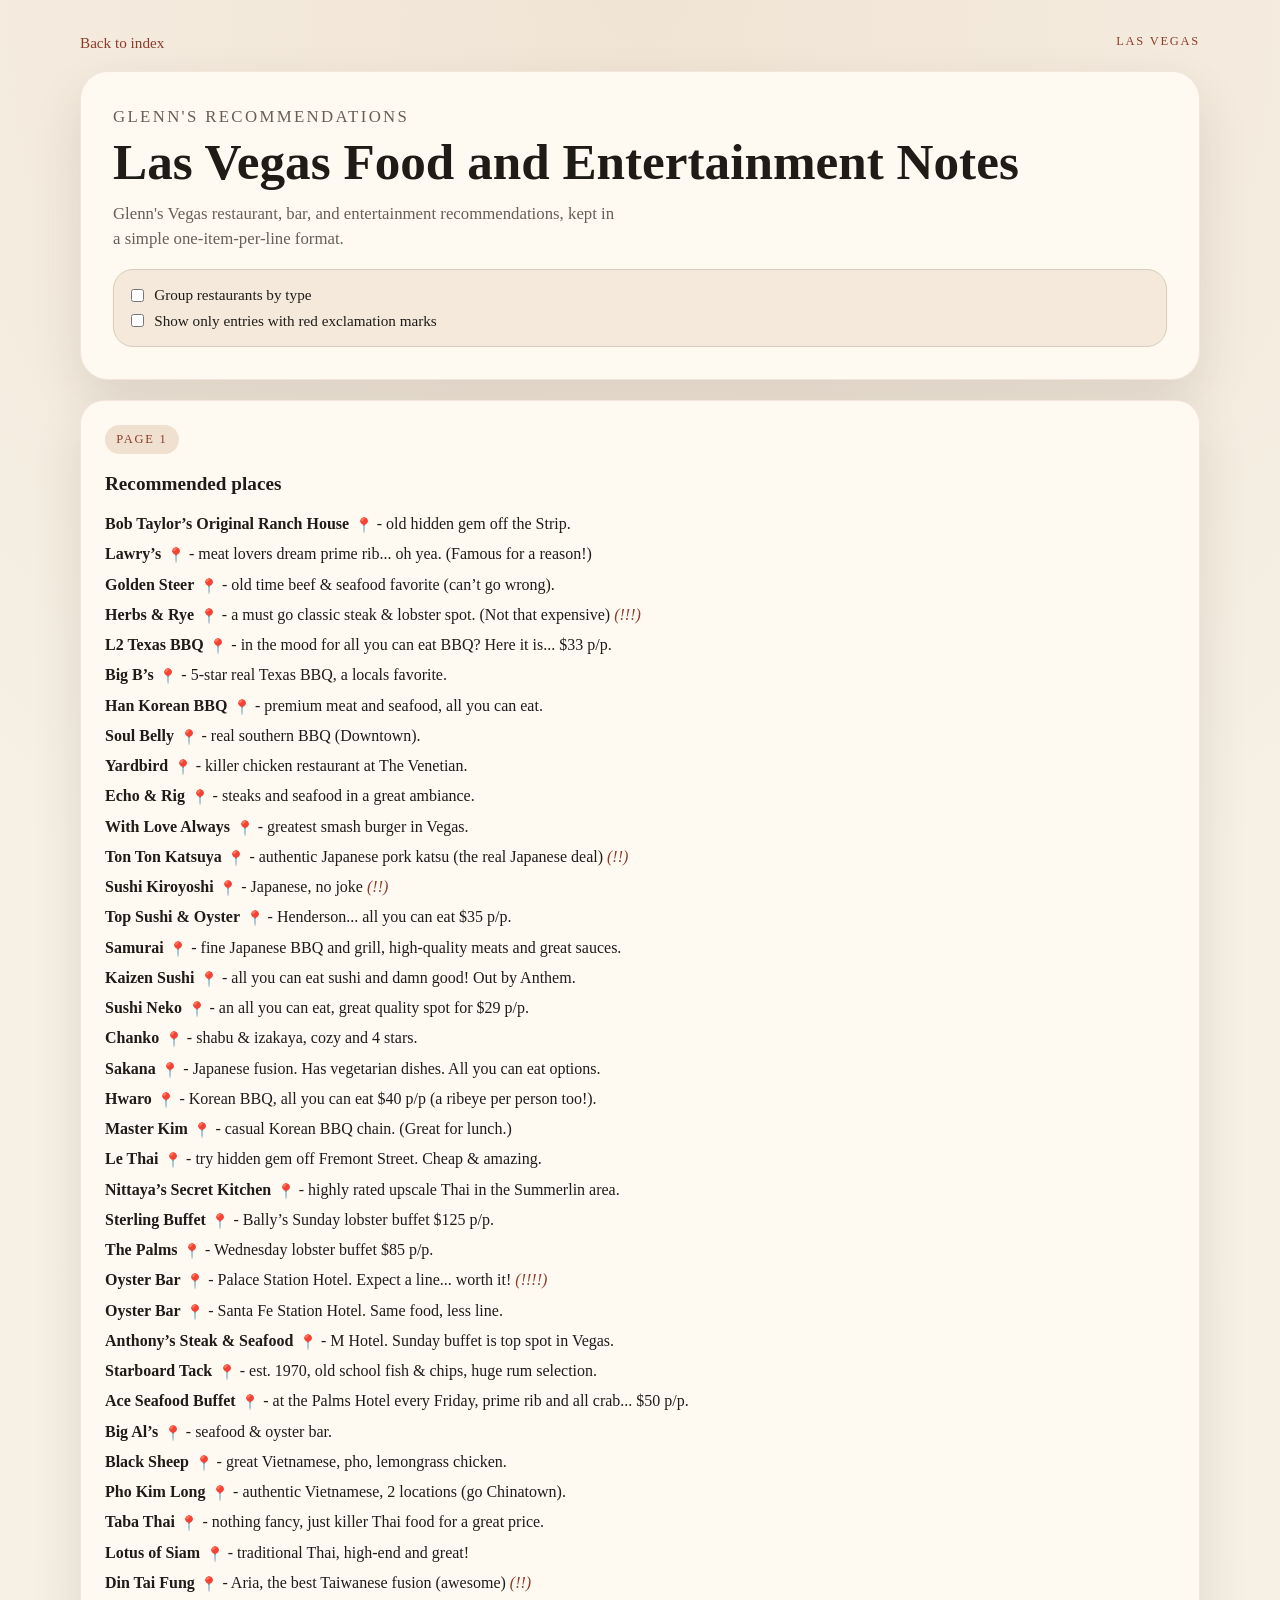
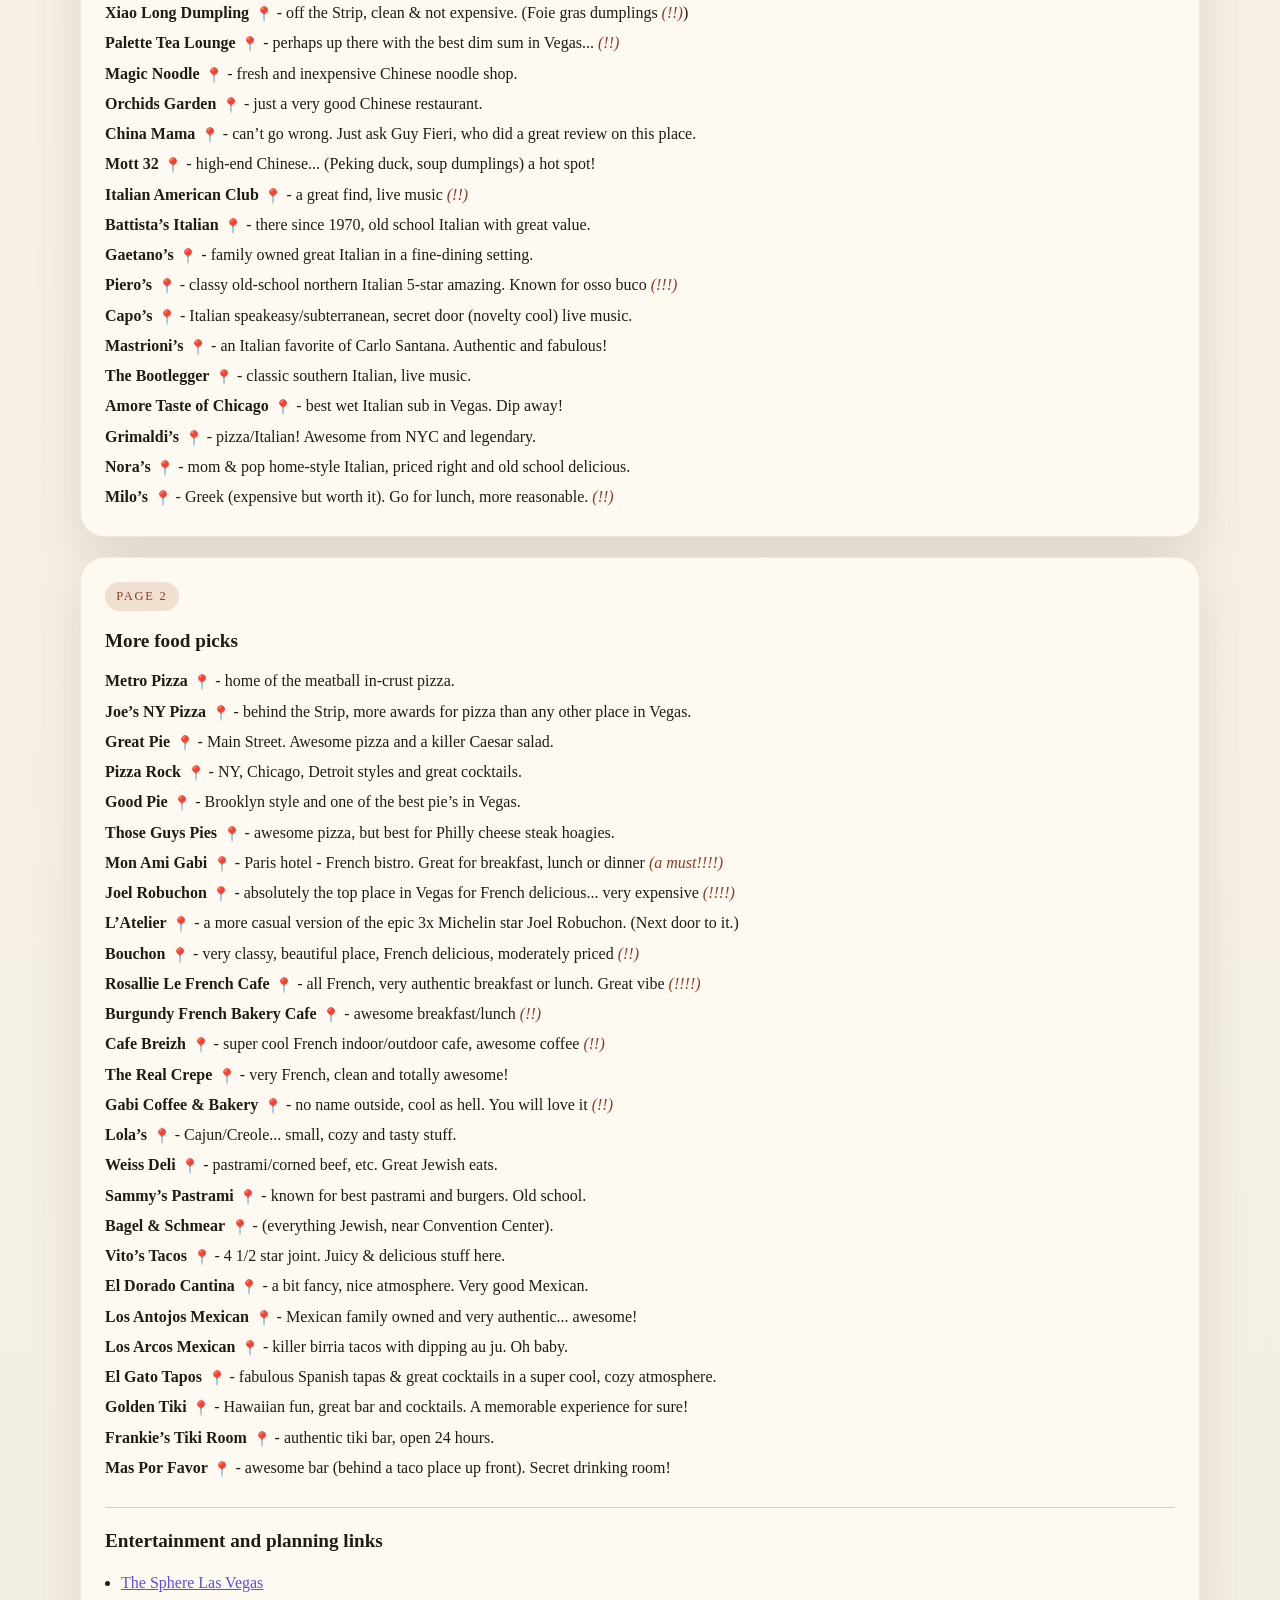
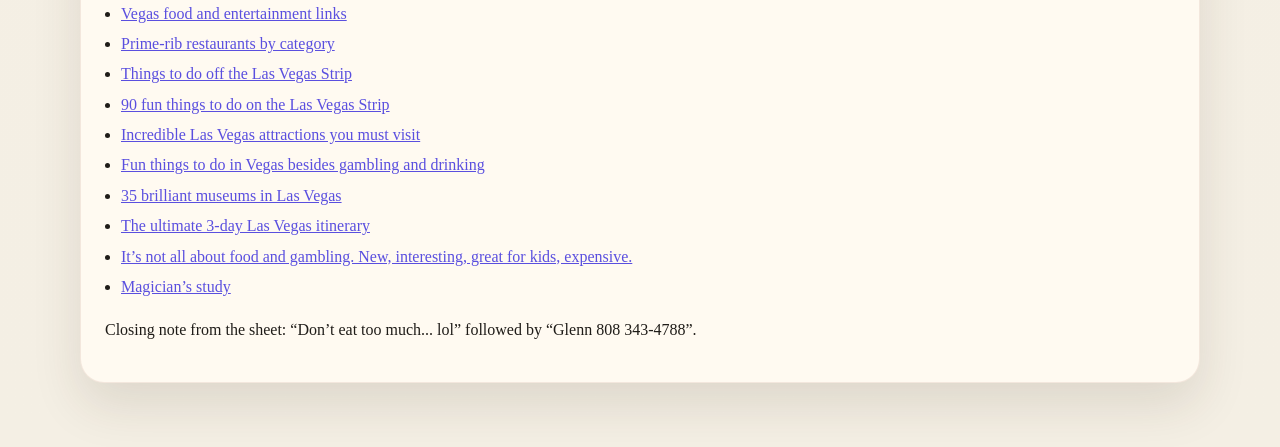
<file: vegas.html>
<!DOCTYPE html>
<html lang="en">
  <head>
    <meta charset="UTF-8" />
    <meta name="viewport" content="width=device-width, initial-scale=1.0" />
    <title>Las Vegas Recommendations</title>
    <link rel="stylesheet" href="styles.css" />
  </head>
  <body>
    <main class="page-shell">
      <nav class="top-nav" aria-label="Page navigation">
        <a href="index.html">Back to index</a>
        <span class="meta">Las Vegas</span>
      </nav>

      <header class="page-header">
        <p class="eyebrow">Glenn's Recommendations</p>
        <h1>Las Vegas Food and Entertainment Notes</h1>
        <p>
          Glenn's Vegas restaurant, bar, and entertainment recommendations, kept
          in a simple one-item-per-line format.
        </p>
        <section class="filter-panel" aria-label="Vegas filters">
          <div class="filter-stack">
            <label class="filter-toggle">
              <input id="group-by-type" type="checkbox" />
              <span>Group restaurants by type</span>
            </label>
            <label class="filter-toggle page-filter">
              <input id="excitement-filter" type="checkbox" />
              <span>Show only entries with red exclamation marks</span>
            </label>
          </div>
        </section>
      </header>

      <section class="page-block grouped-view" id="vegas-grouped-view" hidden>
        <div class="page-divider">Grouped view</div>
        <section class="section-block">
          <h2>Restaurants by type</h2>
          <div id="vegas-grouped-results" class="group-grid"></div>
        </section>
      </section>

      <div class="page-content">
        <section class="page-block">
          <div class="page-divider">Page 1</div>
          <section class="section-block">
            <h2>Recommended places</h2>
            <ul class="plain-list tight-list vegas-filter-list">
              <li data-exciting="false"><span class="place-name">Bob Taylor&rsquo;s Original Ranch House</span><a class="map-link" href="https://www.google.com/maps/search/?api=1&amp;query=Bob%20Taylor%27s%20Original%20Ranch%20House%20Las%20Vegas" target="_blank" rel="noopener noreferrer" aria-label="Open Bob Taylor's Original Ranch House in Google Maps">📍</a> - old hidden gem off the Strip.</li>
              <li data-exciting="false"><span class="place-name">Lawry&rsquo;s</span><a class="map-link" href="https://www.google.com/maps/search/?api=1&amp;query=Lawry%27s%20Las%20Vegas" target="_blank" rel="noopener noreferrer" aria-label="Open Lawry's in Google Maps">📍</a> - meat lovers dream prime rib... oh yea. (Famous for a reason!)</li>
              <li data-exciting="false"><span class="place-name">Golden Steer</span><a class="map-link" href="https://www.google.com/maps/search/?api=1&amp;query=Golden%20Steer%20Las%20Vegas" target="_blank" rel="noopener noreferrer" aria-label="Open Golden Steer in Google Maps">📍</a> - old time beef &amp; seafood favorite (can&rsquo;t go wrong).</li>
              <li data-exciting="true"><span class="place-name">Herbs &amp; Rye</span><a class="map-link" href="https://www.google.com/maps/search/?api=1&amp;query=Herbs%20%26%20Rye%20Las%20Vegas" target="_blank" rel="noopener noreferrer" aria-label="Open Herbs &amp; Rye in Google Maps">📍</a> - a must go classic steak &amp; lobster spot. (Not that expensive) <span class="uncertain">(!!!)</span></li>
              <li data-exciting="false"><span class="place-name">L2 Texas BBQ</span><a class="map-link" href="https://www.google.com/maps/search/?api=1&amp;query=L2%20Texas%20BBQ%20Las%20Vegas" target="_blank" rel="noopener noreferrer" aria-label="Open L2 Texas BBQ in Google Maps">📍</a> - in the mood for all you can eat BBQ? Here it is... $33 p/p.</li>
              <li data-exciting="false"><span class="place-name">Big B&rsquo;s</span> - 5-star real Texas BBQ, a locals favorite.</li>
              <li data-exciting="false"><span class="place-name">Han Korean BBQ</span> - premium meat and seafood, all you can eat.</li>
              <li data-exciting="false"><span class="place-name">Soul Belly</span> - real southern BBQ (Downtown).</li>
              <li data-exciting="false"><span class="place-name">Yardbird</span> - killer chicken restaurant at The Venetian.</li>
              <li data-exciting="false"><span class="place-name">Echo &amp; Rig</span> - steaks and seafood in a great ambiance.</li>
              <li data-exciting="false"><span class="place-name">With Love Always</span> - greatest smash burger in Vegas.</li>
              <li data-exciting="true"><span class="place-name">Ton Ton Katsuya</span> - authentic Japanese pork katsu (the real Japanese deal) <span class="uncertain">(!!)</span></li>
              <li data-exciting="true"><span class="place-name">Sushi Kiroyoshi</span> - Japanese, no joke <span class="uncertain">(!!)</span></li>
              <li data-exciting="false"><span class="place-name">Top Sushi &amp; Oyster</span> - Henderson... all you can eat $35 p/p.</li>
              <li data-exciting="false"><span class="place-name">Samurai</span> - fine Japanese BBQ and grill, high-quality meats and great sauces.</li>
              <li data-exciting="false"><span class="place-name">Kaizen Sushi</span> - all you can eat sushi and damn good! Out by Anthem.</li>
              <li data-exciting="false"><span class="place-name">Sushi Neko</span> - an all you can eat, great quality spot for $29 p/p.</li>
              <li data-exciting="false"><span class="place-name">Chanko</span> - shabu &amp; izakaya, cozy and 4 stars.</li>
              <li data-exciting="false"><span class="place-name">Sakana</span> - Japanese fusion. Has vegetarian dishes. All you can eat options.</li>
              <li data-exciting="false"><span class="place-name">Hwaro</span> - Korean BBQ, all you can eat $40 p/p (a ribeye per person too!).</li>
              <li data-exciting="false"><span class="place-name">Master Kim</span> - casual Korean BBQ chain. (Great for lunch.)</li>
              <li data-exciting="false"><span class="place-name">Le Thai</span> - try hidden gem off Fremont Street. Cheap &amp; amazing.</li>
              <li data-exciting="false"><span class="place-name">Nittaya&rsquo;s Secret Kitchen</span> - highly rated upscale Thai in the Summerlin area.</li>
              <li data-exciting="false"><span class="place-name">Sterling Buffet</span> - Bally&rsquo;s Sunday lobster buffet $125 p/p.</li>
              <li data-exciting="false"><span class="place-name">The Palms</span> - Wednesday lobster buffet $85 p/p.</li>
              <li data-exciting="true"><span class="place-name">Oyster Bar</span> - Palace Station Hotel. Expect a line... worth it! <span class="uncertain">(!!!!)</span></li>
              <li data-exciting="false"><span class="place-name">Oyster Bar</span> - Santa Fe Station Hotel. Same food, less line.</li>
              <li data-exciting="false"><span class="place-name">Anthony&rsquo;s Steak &amp; Seafood</span> - M Hotel. Sunday buffet is top spot in Vegas.</li>
              <li data-exciting="false"><span class="place-name">Starboard Tack</span> - est. 1970, old school fish &amp; chips, huge rum selection.</li>
              <li data-exciting="false"><span class="place-name">Ace Seafood Buffet</span> - at the Palms Hotel every Friday, prime rib and all crab... $50 p/p.</li>
              <li data-exciting="false"><span class="place-name">Big Al&rsquo;s</span> - seafood &amp; oyster bar.</li>
              <li data-exciting="false"><span class="place-name">Black Sheep</span> - great Vietnamese, pho, lemongrass chicken.</li>
              <li data-exciting="false"><span class="place-name">Pho Kim Long</span> - authentic Vietnamese, 2 locations (go Chinatown).</li>
              <li data-exciting="false"><span class="place-name">Taba Thai</span> - nothing fancy, just killer Thai food for a great price.</li>
              <li data-exciting="false"><span class="place-name">Lotus of Siam</span> - traditional Thai, high-end and great!</li>
              <li data-exciting="true"><span class="place-name">Din Tai Fung</span> - Aria, the best Taiwanese fusion (awesome) <span class="uncertain">(!!)</span></li>
              <li data-exciting="true"><span class="place-name">Xiao Long Dumpling</span> - off the Strip, clean &amp; not expensive. (Foie gras dumplings <span class="uncertain">(!!)</span>)</li>
              <li data-exciting="true"><span class="place-name">Palette Tea Lounge</span> - perhaps up there with the best dim sum in Vegas... <span class="uncertain">(!!)</span></li>
              <li data-exciting="false"><span class="place-name">Magic Noodle</span> - fresh and inexpensive Chinese noodle shop.</li>
              <li data-exciting="false"><span class="place-name">Orchids Garden</span> - just a very good Chinese restaurant.</li>
              <li data-exciting="false"><span class="place-name">China Mama</span> - can&rsquo;t go wrong. Just ask Guy Fieri, who did a great review on this place.</li>
              <li data-exciting="false"><span class="place-name">Mott 32</span> - high-end Chinese... (Peking duck, soup dumplings) a hot spot!</li>
              <li data-exciting="true"><span class="place-name">Italian American Club</span> - a great find, live music <span class="uncertain">(!!)</span></li>
              <li data-exciting="false"><span class="place-name">Battista&rsquo;s Italian</span> - there since 1970, old school Italian with great value.</li>
              <li data-exciting="false"><span class="place-name">Gaetano&rsquo;s</span> - family owned great Italian in a fine-dining setting.</li>
              <li data-exciting="true"><span class="place-name">Piero&rsquo;s</span> - classy old-school northern Italian 5-star amazing. Known for osso buco <span class="uncertain">(!!!)</span></li>
              <li data-exciting="false"><span class="place-name">Capo&rsquo;s</span> - Italian speakeasy/subterranean, secret door (novelty cool) live music.</li>
              <li data-exciting="false"><span class="place-name">Mastrioni&rsquo;s</span> - an Italian favorite of Carlo Santana. Authentic and fabulous!</li>
              <li data-exciting="false"><span class="place-name">The Bootlegger</span> - classic southern Italian, live music.</li>
              <li data-exciting="false"><span class="place-name">Amore Taste of Chicago</span> - best wet Italian sub in Vegas. Dip away!</li>
              <li data-exciting="false"><span class="place-name">Grimaldi&rsquo;s</span> - pizza/Italian! Awesome from NYC and legendary.</li>
              <li data-exciting="false"><span class="place-name">Nora&rsquo;s</span> - mom &amp; pop home-style Italian, priced right and old school delicious.</li>
              <li data-exciting="true"><span class="place-name">Milo&rsquo;s</span> - Greek (expensive but worth it). Go for lunch, more reasonable. <span class="uncertain">(!!)</span></li>
            </ul>
          </section>
        </section>

        <section class="page-block">
          <div class="page-divider">Page 2</div>
          <section class="section-block">
            <h2>More food picks</h2>
            <ul class="plain-list tight-list vegas-filter-list">
              <li data-exciting="false"><span class="place-name">Metro Pizza</span> - home of the meatball in-crust pizza.</li>
              <li data-exciting="false"><span class="place-name">Joe&rsquo;s NY Pizza</span> - behind the Strip, more awards for pizza than any other place in Vegas.</li>
              <li data-exciting="false"><span class="place-name">Great Pie</span> - Main Street. Awesome pizza and a killer Caesar salad.</li>
              <li data-exciting="false"><span class="place-name">Pizza Rock</span> - NY, Chicago, Detroit styles and great cocktails.</li>
              <li data-exciting="false"><span class="place-name">Good Pie</span> - Brooklyn style and one of the best pie&rsquo;s in Vegas.</li>
              <li data-exciting="false"><span class="place-name">Those Guys Pies</span> - awesome pizza, but best for Philly cheese steak hoagies.</li>
              <li data-exciting="true"><span class="place-name">Mon Ami Gabi</span> - Paris hotel - French bistro. Great for breakfast, lunch or dinner <span class="uncertain">(a must!!!!)</span></li>
              <li data-exciting="true"><span class="place-name">Joel Robuchon</span> - absolutely the top place in Vegas for French delicious... very expensive <span class="uncertain">(!!!!)</span></li>
              <li data-exciting="false"><span class="place-name">L&rsquo;Atelier</span> - a more casual version of the epic 3x Michelin star Joel Robuchon. (Next door to it.)</li>
              <li data-exciting="true"><span class="place-name">Bouchon</span> - very classy, beautiful place, French delicious, moderately priced <span class="uncertain">(!!)</span></li>
              <li data-exciting="true"><span class="place-name">Rosallie Le French Cafe</span> - all French, very authentic breakfast or lunch. Great vibe <span class="uncertain">(!!!!)</span></li>
              <li data-exciting="true"><span class="place-name">Burgundy French Bakery Cafe</span> - awesome breakfast/lunch <span class="uncertain">(!!)</span></li>
              <li data-exciting="true"><span class="place-name">Cafe Breizh</span> - super cool French indoor/outdoor cafe, awesome coffee <span class="uncertain">(!!)</span></li>
              <li data-exciting="false"><span class="place-name">The Real Crepe</span> - very French, clean and totally awesome!</li>
              <li data-exciting="true"><span class="place-name">Gabi Coffee &amp; Bakery</span> - no name outside, cool as hell. You will love it <span class="uncertain">(!!)</span></li>
              <li data-exciting="false"><span class="place-name">Lola&rsquo;s</span> - Cajun/Creole... small, cozy and tasty stuff.</li>
              <li data-exciting="false"><span class="place-name">Weiss Deli</span> - pastrami/corned beef, etc. Great Jewish eats.</li>
              <li data-exciting="false"><span class="place-name">Sammy&rsquo;s Pastrami</span> - known for best pastrami and burgers. Old school.</li>
              <li data-exciting="false"><span class="place-name">Bagel &amp; Schmear</span> - (everything Jewish, near Convention Center).</li>
              <li data-exciting="false"><span class="place-name">Vito&rsquo;s Tacos</span> - 4 1/2 star joint. Juicy &amp; delicious stuff here.</li>
              <li data-exciting="false"><span class="place-name">El Dorado Cantina</span> - a bit fancy, nice atmosphere. Very good Mexican.</li>
              <li data-exciting="false"><span class="place-name">Los Antojos Mexican</span> - Mexican family owned and very authentic... awesome!</li>
              <li data-exciting="false"><span class="place-name">Los Arcos Mexican</span> - killer birria tacos with dipping au ju. Oh baby.</li>
              <li data-exciting="false"><span class="place-name">El Gato Tapos</span> - fabulous Spanish tapas &amp; great cocktails in a super cool, cozy atmosphere.</li>
              <li data-exciting="false"><span class="place-name">Golden Tiki</span> - Hawaiian fun, great bar and cocktails. A memorable experience for sure!</li>
              <li data-exciting="false"><span class="place-name">Frankie&rsquo;s Tiki Room</span> - authentic tiki bar, open 24 hours.</li>
              <li data-exciting="false"><span class="place-name">Mas Por Favor</span> - awesome bar (behind a taco place up front). Secret drinking room!</li>
            </ul>
          </section>

          <section class="section-block">
            <h2>Entertainment and planning links</h2>
            <ul class="source-links">
              <li><a href="https://www.thespherevegas.com/" target="_blank" rel="noopener noreferrer">The Sphere Las Vegas</a></li>
              <li><a href="https://vegas.eater.com/22568395/best-food-las-vegas-restaurants-where-to-eat" target="_blank" rel="noopener noreferrer">Vegas food and entertainment links</a></li>
              <li><a href="https://vegas.eater.com/maps/best-prime-rib-restaurants-las-vegas" target="_blank" rel="noopener noreferrer">Prime-rib restaurants by category</a></li>
              <li><a href="https://www.washingtonpost.com/travel/tips/fremont-las-vegas-things-to-do/" target="_blank" rel="noopener noreferrer">Things to do off the Las Vegas Strip</a></li>
              <li><a href="https://tourscanner.com/blog/things-to-do-on-the-las-vegas-strip/" target="_blank" rel="noopener noreferrer">90 fun things to do on the Las Vegas Strip</a></li>
              <li><a href="https://karpiakcaravan.com/las-vegas-attractions/" target="_blank" rel="noopener noreferrer">Incredible Las Vegas attractions you must visit</a></li>
              <li><a href="https://www.albomadventures.com/things-to-do-in-vegas-besides-gambling/" target="_blank" rel="noopener noreferrer">Fun things to do in Vegas besides gambling and drinking</a></li>
              <li><a href="https://tourscanner.com/blog/museums-in-las-vegas/" target="_blank" rel="noopener noreferrer">35 brilliant museums in Las Vegas</a></li>
              <li><a href="https://myflyingleap.com/nevada/3-day-las-vegas-itinerary/" target="_blank" rel="noopener noreferrer">The ultimate 3-day Las Vegas itinerary</a></li>
              <li><a href="https://tiqets.com/" target="_blank" rel="noopener noreferrer">It&rsquo;s not all about food and gambling. New, interesting, great for kids, expensive.</a></li>
              <li><a href="https://www.instagram.com/reel/CjESZzPpRRX/?igshid=YmMyMTA2M2Y%3D" target="_blank" rel="noopener noreferrer">Magician&rsquo;s study</a></li>
            </ul>
            <p>Closing note from the sheet: “Don&rsquo;t eat too much... lol” followed by “Glenn 808 343-4788”.</p>
          </section>
        </section>
      </div>
    </main>
    <script>
      const vegasStorageKeys = {
        excitement: "vegas-excitement-filter",
        grouping: "vegas-group-by-type"
      };
      const filter = document.getElementById("excitement-filter");
      const groupByType = document.getElementById("group-by-type");
      const lists = Array.from(document.querySelectorAll(".vegas-filter-list"));
      const vegasItems = lists.flatMap((list) => Array.from(list.querySelectorAll("li")));
      const vegasPlaceNames = Array.from(document.querySelectorAll(".vegas-filter-list .place-name"));
      const vegasGroupedView = document.getElementById("vegas-grouped-view");
      const vegasGroupedResults = document.getElementById("vegas-grouped-results");
      const vegasRecommendationSections = Array.from(
        document.querySelectorAll(".section-block")
      ).filter((section) => section.querySelector(".vegas-filter-list"));
      const vegasPageBlocks = Array.from(document.querySelectorAll(".page-content > .page-block"));
      const vegasPageDividers = Array.from(document.querySelectorAll(".page-content .page-divider"));

      function inferRestaurantType(item) {
        const text = item.textContent.toLowerCase();

        if (/(pizza|\bgreat pie\b|\bgood pie\b|grimaldi|metro pizza|pizza rock|joe's ny pizza|those guys pies)/.test(text)) {
          return "Pizza";
        }
        if (/(korean|hwaro|kim chee|han korean|master kim)/.test(text)) {
          return "Korean";
        }
        if (/(thai|lotus of siam|le thai|nittaya|taba thai)/.test(text)) {
          return "Thai";
        }
        if (/(vietnamese|pho|black sheep)/.test(text)) {
          return "Vietnamese";
        }
        if (/(japanese|sushi|katsu|izakaya|shabu)/.test(text)) {
          return "Japanese & Sushi";
        }
        if (/(chinese|taiwanese|dim sum|dumpling|noodle|mott 32|china mama|orchids garden|palette tea lounge|xiao long|din tai fung)/.test(text)) {
          return "Chinese & Dim Sum";
        }
        if (/(french|crepe|bakery|bistro|robuchon|bouchon|breizh|gabi coffee|mon ami gabi)/.test(text)) {
          return "French & Bakery";
        }
        if (/(italian|greek|gaetano|piero|capo|mastrioni|bootlegger|amore taste of chicago|nora|milo)/.test(text)) {
          return "Italian & European";
        }
        if (/(mexican|birria|taco|cantina|tapas|por favor|vito's tacos|el dorado|los antojos|los arcos|el gato tapos)/.test(text)) {
          return "Mexican & Spanish";
        }
        if (/(bbq|barbeque|yardbird|soul belly|texas bbq|big b's)/.test(text)) {
          return "BBQ";
        }
        if (/(steak|prime rib|oyster|seafood|lobster|fish & chips|crab|golden steer|lawry|echo & rig|anthony's|starboard tack|ace seafood|sterling buffet|the palms)/.test(text)) {
          return "Steak & Seafood";
        }
        if (/(tiki|drinking room|frankie's tiki room|golden tiki|with love always)/.test(text)) {
          return "Bars & Nightlife";
        }
        return "American & Other";
      }

      for (const placeName of vegasPlaceNames) {
        if (placeName.nextElementSibling?.classList.contains("map-link")) {
          continue;
        }

        const query = encodeURIComponent(`${placeName.textContent.trim()} Las Vegas`);
        const mapLink = document.createElement("a");
        mapLink.className = "map-link";
        mapLink.href = `https://www.google.com/maps/search/?api=1&query=${query}`;
        mapLink.target = "_blank";
        mapLink.rel = "noopener noreferrer";
        mapLink.setAttribute("aria-label", `Open ${placeName.textContent.trim()} in Google Maps`);
        mapLink.textContent = "📍";
        placeName.after(mapLink);
      }

      for (const item of vegasItems) {
        item.dataset.type = inferRestaurantType(item);
      }

      function renderGroupedView(showOnlyExciting) {
        if (!vegasGroupedResults) {
          return;
        }

        const order = [
          "Steak & Seafood",
          "BBQ",
          "Japanese & Sushi",
          "Korean",
          "Thai",
          "Chinese & Dim Sum",
          "Vietnamese",
          "Italian & European",
          "Pizza",
          "French & Bakery",
          "Mexican & Spanish",
          "Bars & Nightlife",
          "American & Other"
        ];

        const visibleItems = vegasItems.filter(
          (item) => !showOnlyExciting || item.dataset.exciting === "true"
        );

        vegasGroupedResults.innerHTML = "";

        for (const type of order) {
          const itemsForType = visibleItems.filter((item) => item.dataset.type === type);
          if (itemsForType.length === 0) {
            continue;
          }

          const section = document.createElement("section");
          section.className = "group-card";

          const heading = document.createElement("h3");
          heading.textContent = type;
          section.appendChild(heading);

          const list = document.createElement("ul");
          list.className = "plain-list tight-list";

          for (const item of itemsForType) {
            list.appendChild(item.cloneNode(true));
          }

          section.appendChild(list);
          vegasGroupedResults.appendChild(section);
        }
      }

      function updateVegasViews() {
        const showOnlyExciting = filter?.checked ?? false;
        const isGrouped = groupByType?.checked ?? false;

        for (const item of vegasItems) {
          const isExciting = item.dataset.exciting === "true";
          item.hidden = showOnlyExciting && !isExciting;
        }

        renderGroupedView(showOnlyExciting);

        for (const section of vegasRecommendationSections) {
          section.hidden = isGrouped;
        }

        for (const divider of vegasPageDividers) {
          divider.hidden = isGrouped;
        }

        for (const pageBlock of vegasPageBlocks) {
          const hasVisibleSections = Array.from(pageBlock.querySelectorAll(".section-block")).some(
            (section) => !section.hidden
          );
          pageBlock.hidden = !hasVisibleSections;
        }

        if (vegasGroupedView) {
          vegasGroupedView.hidden =
            !isGrouped || !vegasGroupedResults || !vegasGroupedResults.children.length;
        }
      }

      if (filter) {
        filter.checked = localStorage.getItem(vegasStorageKeys.excitement) === "true";
        filter.addEventListener("change", () => {
          localStorage.setItem(vegasStorageKeys.excitement, String(filter.checked));
          updateVegasViews();
        });
      }

      if (groupByType) {
        groupByType.checked = localStorage.getItem(vegasStorageKeys.grouping) === "true";
        groupByType.addEventListener("change", () => {
          localStorage.setItem(vegasStorageKeys.grouping, String(groupByType.checked));
          updateVegasViews();
        });
      }

      updateVegasViews();
    </script>
  </body>
</html>
</file>
<file: styles.css>
:root {
  --bg: #f4efe4;
  --paper: #fffaf0;
  --ink: #1f1c18;
  --muted: #665f56;
  --line: #d9ccb8;
  --accent: #8c3b2a;
  --accent-soft: #efe0d0;
  --shadow: 0 22px 50px rgba(58, 39, 23, 0.12);
  --max: 1120px;
}

* {
  box-sizing: border-box;
}

body {
  margin: 0;
  font-family: Georgia, "Times New Roman", serif;
  color: var(--ink);
  background:
    radial-gradient(circle at top, rgba(201, 158, 119, 0.15), transparent 28%),
    linear-gradient(180deg, #f7f0e5 0%, var(--bg) 100%);
  line-height: 1.5;
}

a {
  color: inherit;
}

.site-shell,
.page-shell {
  width: min(calc(100% - 2rem), var(--max));
  margin: 0 auto;
  padding: 2rem 0 4rem;
}

.hero,
.page-header,
.page-block,
.note,
.card-link {
  background: color-mix(in srgb, var(--paper) 94%, white 6%);
  border: 1px solid rgba(140, 59, 42, 0.1);
  box-shadow: var(--shadow);
}

.hero,
.page-header {
  padding: 2rem;
  border-radius: 28px;
}

.eyebrow,
.page-label,
.meta {
  letter-spacing: 0.14em;
  text-transform: uppercase;
  font-size: 0.78rem;
  color: var(--accent);
}

.hero h1,
.page-header h1 {
  margin: 0.4rem 0 0.75rem;
  line-height: 1.05;
}

.hero h1 {
  font-size: clamp(2.2rem, 6vw, 4.4rem);
  text-wrap: balance;
}

.home-title-line {
  display: block;
}

.page-header h1 {
  font-size: clamp(2rem, 4vw, 3.4rem);
}

.lede,
.page-header p {
  max-width: 60ch;
  margin: 0;
  color: var(--muted);
  font-size: 1.05rem;
}

.top-nav {
  display: flex;
  justify-content: space-between;
  gap: 1rem;
  flex-wrap: wrap;
  margin-bottom: 1rem;
  font-size: 0.95rem;
}

.top-nav a {
  text-decoration: none;
  color: var(--accent);
}

.top-nav a:hover,
.card-link:hover {
  text-decoration: underline;
}

.card-grid {
  display: grid;
  grid-template-columns: repeat(auto-fit, minmax(220px, 1fr));
  gap: 1rem;
  margin-top: 1.5rem;
}

.card-link {
  display: grid;
  gap: 0.5rem;
  padding: 1.35rem;
  border-radius: 24px;
  text-decoration: none;
}

.card-link strong {
  font-size: 1.45rem;
}

.card-kicker {
  color: var(--muted);
  font-size: 0.82rem;
  letter-spacing: 0.08em;
  text-transform: uppercase;
}

.page-content {
  display: grid;
  gap: 1.25rem;
  margin-top: 1.25rem;
}

.group-grid {
  display: grid;
  grid-template-columns: repeat(auto-fit, minmax(240px, 1fr));
  gap: 1rem;
}

.group-card {
  padding: 1rem 1.1rem;
  border: 1px solid var(--line);
  border-radius: 18px;
  background: rgba(255, 255, 255, 0.38);
}

.group-card h3 {
  margin: 0 0 0.75rem;
  font-size: 1rem;
  color: var(--accent);
  letter-spacing: 0.08em;
  text-transform: uppercase;
}

.page-block,
.note {
  border-radius: 24px;
  padding: 1.5rem;
}

.page-divider {
  display: inline-block;
  padding: 0.32rem 0.7rem;
  border-radius: 999px;
  background: var(--accent-soft);
  color: var(--accent);
  font-size: 0.78rem;
  letter-spacing: 0.14em;
  text-transform: uppercase;
  margin-bottom: 1rem;
}

.category-grid {
  display: grid;
  grid-template-columns: repeat(2, minmax(0, 1fr));
  gap: 1rem 1.5rem;
}

.entry-list,
.plain-list {
  list-style: none;
  padding: 0;
  margin: 0;
}

.entry-list li,
.plain-list li,
.source-links li {
  padding: 0.2rem 0;
}

.award-category {
  padding-bottom: 0.75rem;
  border-bottom: 1px solid var(--line);
}

.award-category:last-child {
  border-bottom: 0;
}

.award-category h2,
.section-block h2 {
  margin: 0 0 0.65rem;
  font-size: 1.2rem;
}

.rank {
  display: inline-block;
  min-width: 4.7rem;
  color: var(--accent);
  font-weight: 700;
}

.section-block + .section-block {
  margin-top: 1.5rem;
  padding-top: 1.2rem;
  border-top: 1px solid var(--line);
}

.filter-toggle {
  display: grid;
  grid-template-columns: auto 1fr;
  align-items: center;
  column-gap: 0.65rem;
  margin-bottom: 0;
  padding: 0;
  border: 0;
  border-radius: 0;
  background: transparent;
  color: var(--ink);
  font-size: 0.95rem;
}

.filter-panel {
  margin-top: 1.1rem;
  padding: 1rem 1.05rem;
  border: 1px solid var(--line);
  border-radius: 20px;
  background: rgba(239, 224, 208, 0.65);
}

.filter-stack {
  display: flex;
  flex-direction: column;
  align-items: flex-start;
  gap: 0.45rem;
  margin-top: 0;
}

.filter-toggle input {
  margin: 0;
}

.page-filter {
  margin-top: 0;
}

.filter-toggle span {
  line-height: 1.2;
}

.island-filter select {
  border: 0;
  background: transparent;
  color: var(--ink);
  font: inherit;
  padding-right: 0.2rem;
}

.place-name {
  font-weight: 700;
}

.map-link {
  display: inline-flex;
  align-items: center;
  justify-content: center;
  margin-left: 0.35rem;
  text-decoration: none;
  font-size: 0.9em;
  vertical-align: text-top;
}

.map-link:hover {
  text-decoration: none;
  transform: translateY(-1px);
}

.place-type {
  color: var(--muted);
  font-style: italic;
}

.tight-list li {
  line-height: 1.45;
}

.uncertain {
  color: var(--accent);
  font-style: italic;
}

.source-links {
  margin: 0.75rem 0 0;
  padding-left: 1rem;
}

.source-links a {
  color: #5a4fdf;
}

@media (max-width: 820px) {
  .category-grid {
    grid-template-columns: 1fr;
  }

  .site-shell,
  .page-shell {
    width: min(calc(100% - 1rem), var(--max));
    padding-top: 1rem;
  }

  .hero,
  .page-header,
  .page-block,
  .note,
  .card-link {
    border-radius: 20px;
  }

  .filter-toggle {
    width: 100%;
    margin-bottom: 0;
    align-items: start;
  }
}

@media (max-width: 430px) {
  .hero h1 {
    font-size: clamp(1.7rem, 8.4vw, 2.35rem);
    line-height: 1;
    letter-spacing: -0.02em;
  }

  .filter-stack {
    gap: 0.6rem;
  }

  .filter-toggle {
    font-size: 0.92rem;
    line-height: 1.35;
  }

  .filter-panel {
    padding: 0.9rem;
    border-radius: 18px;
  }
}
</file>
